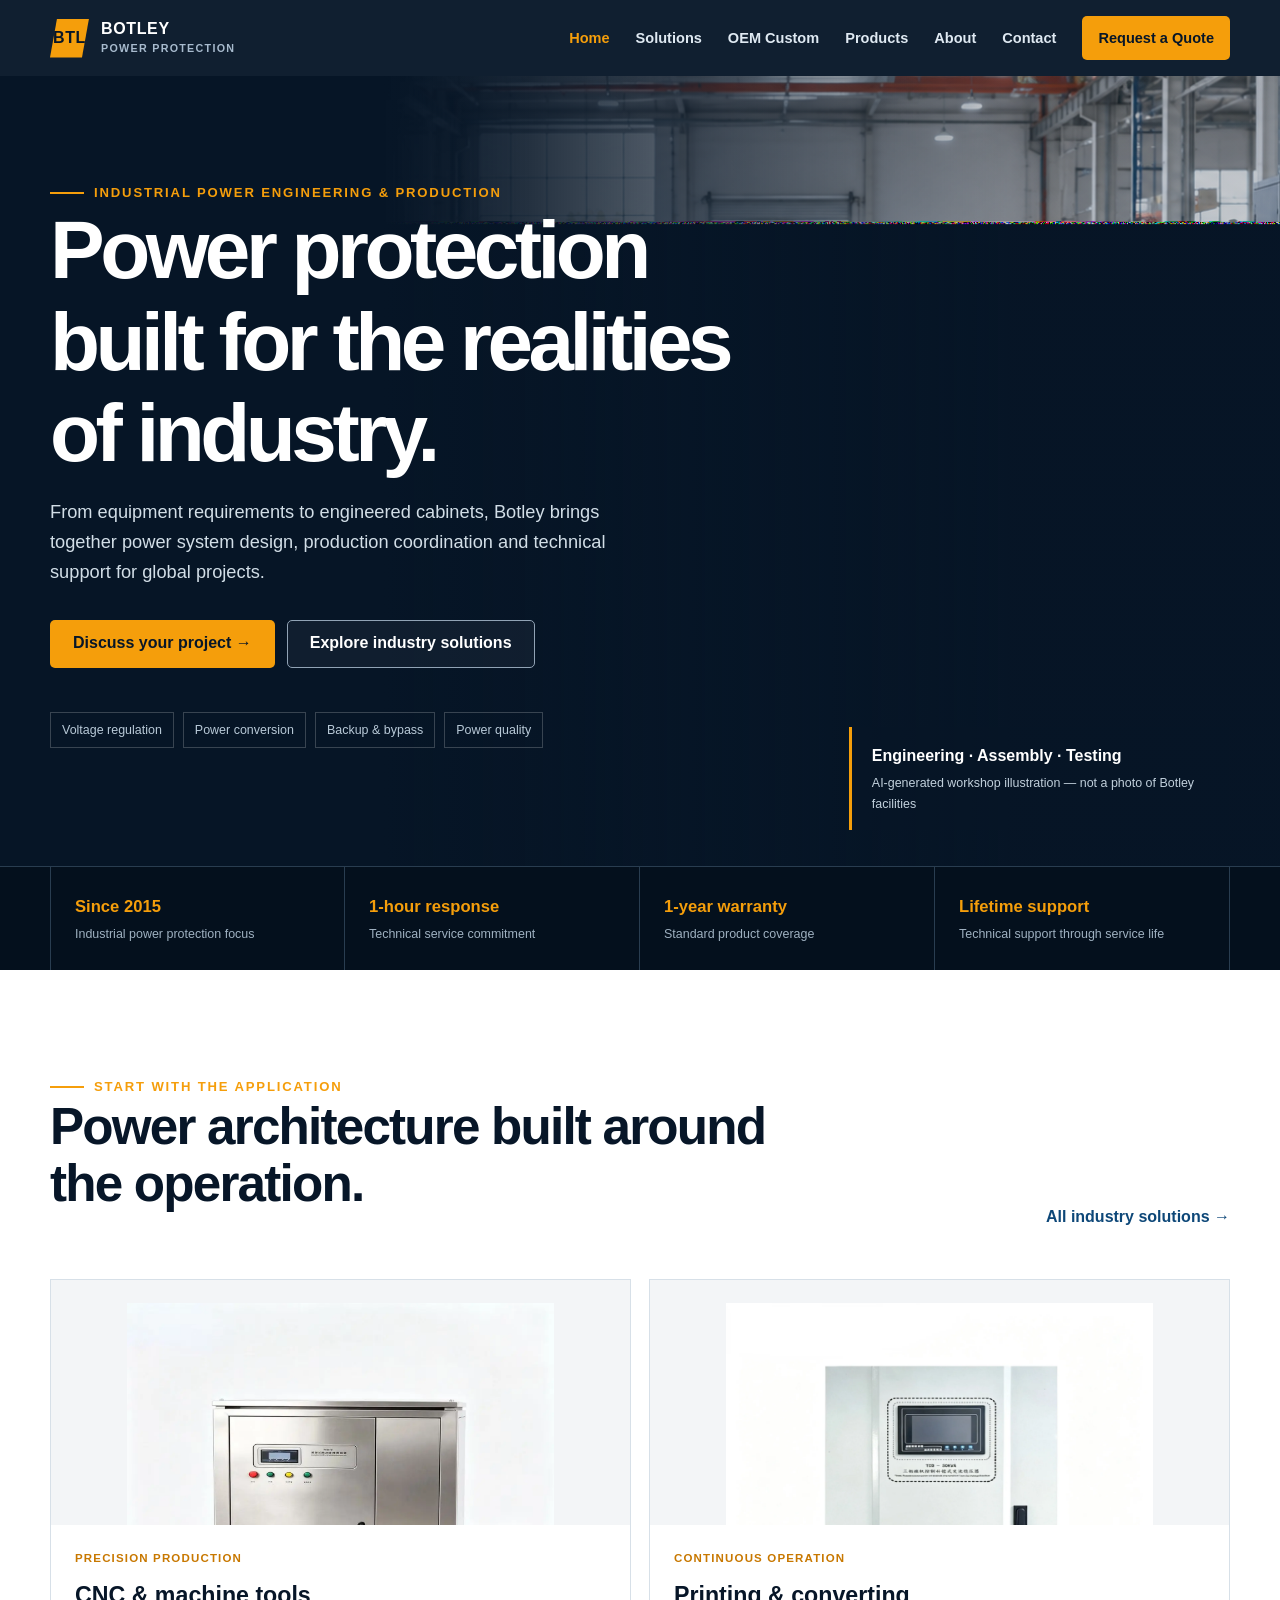
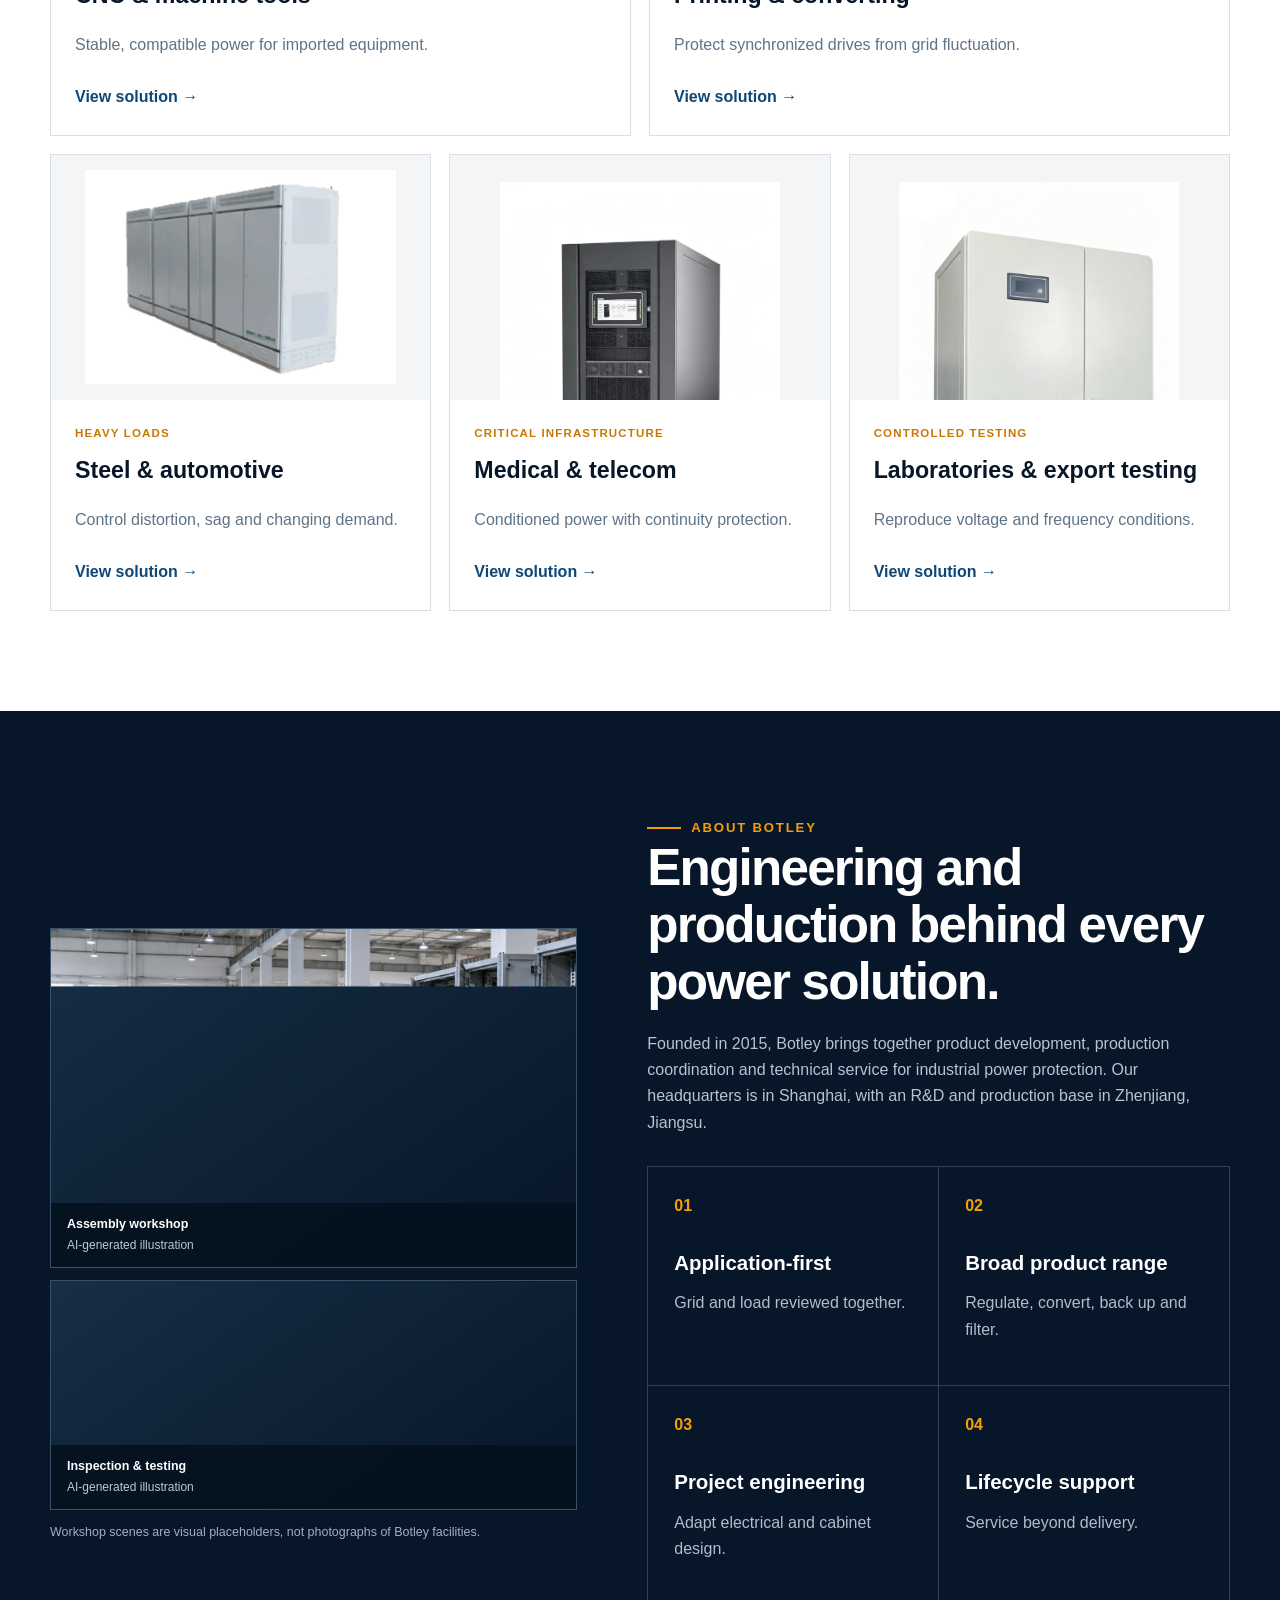
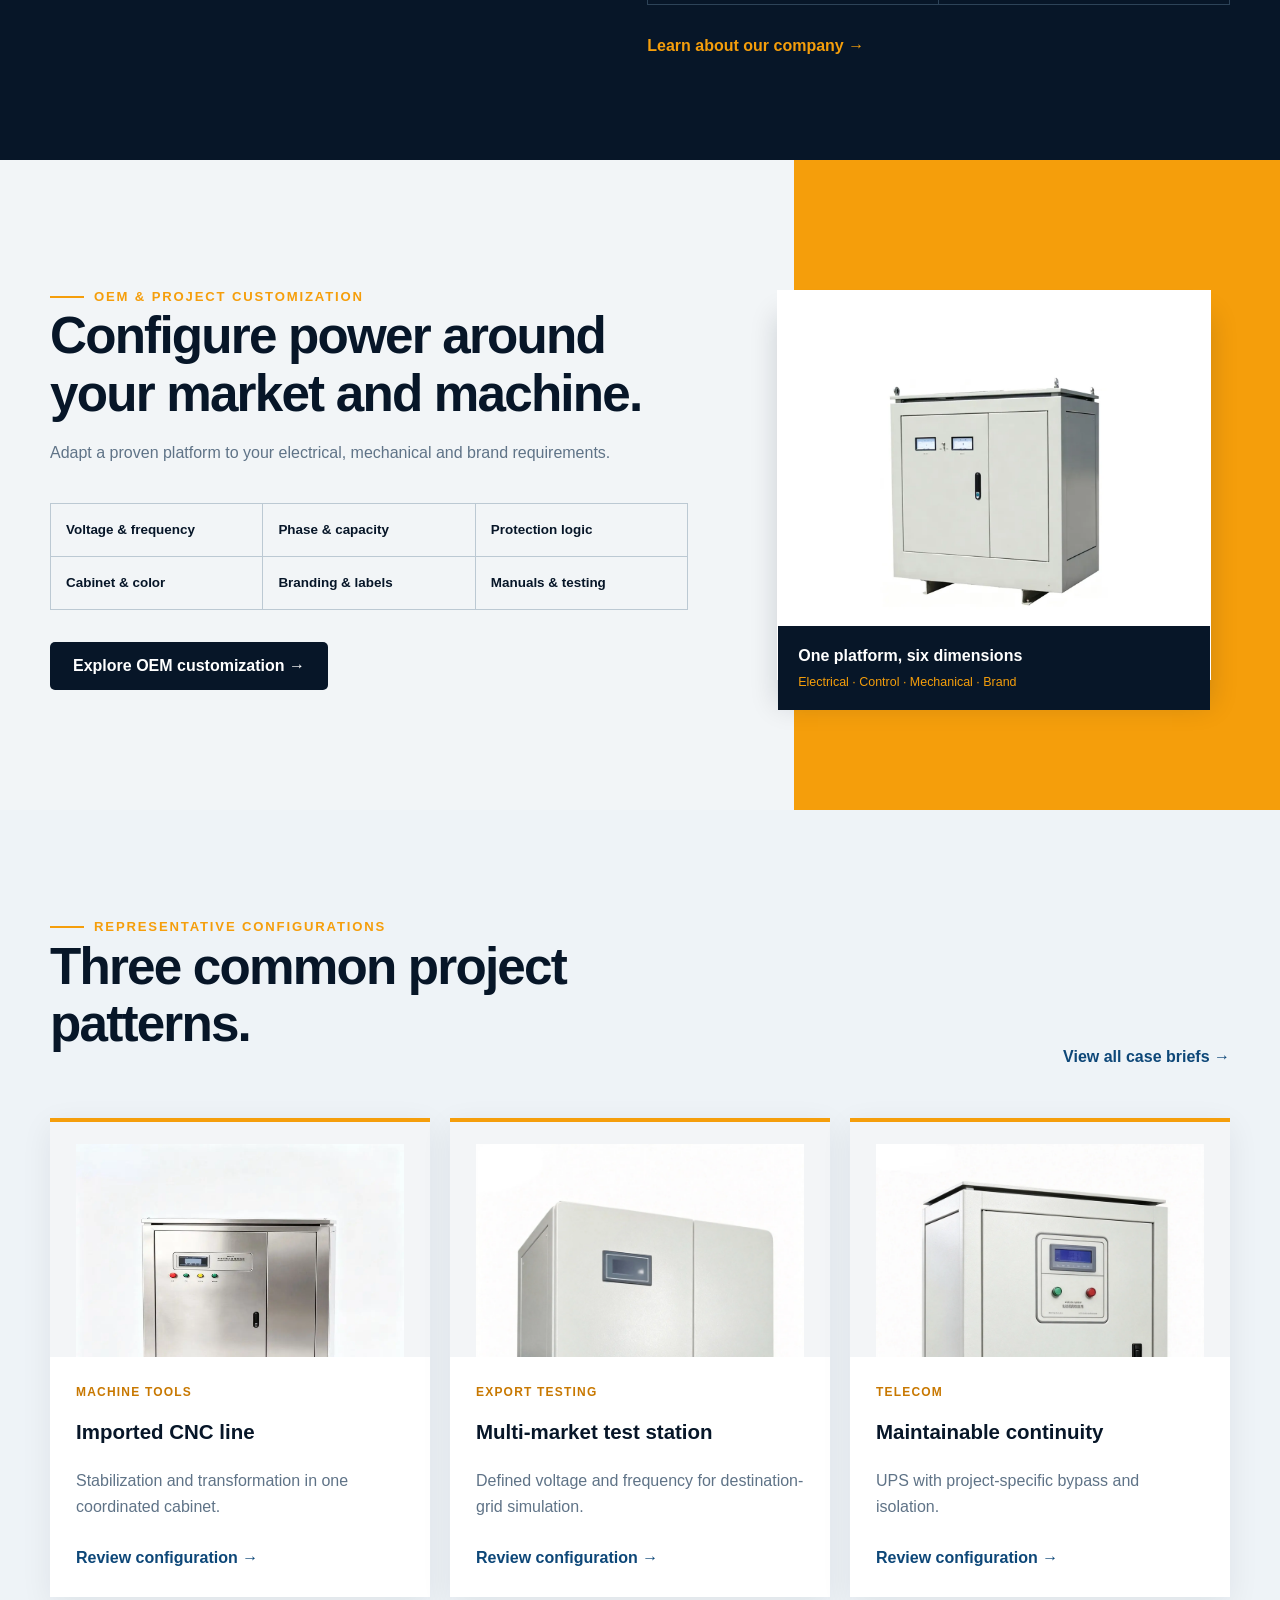
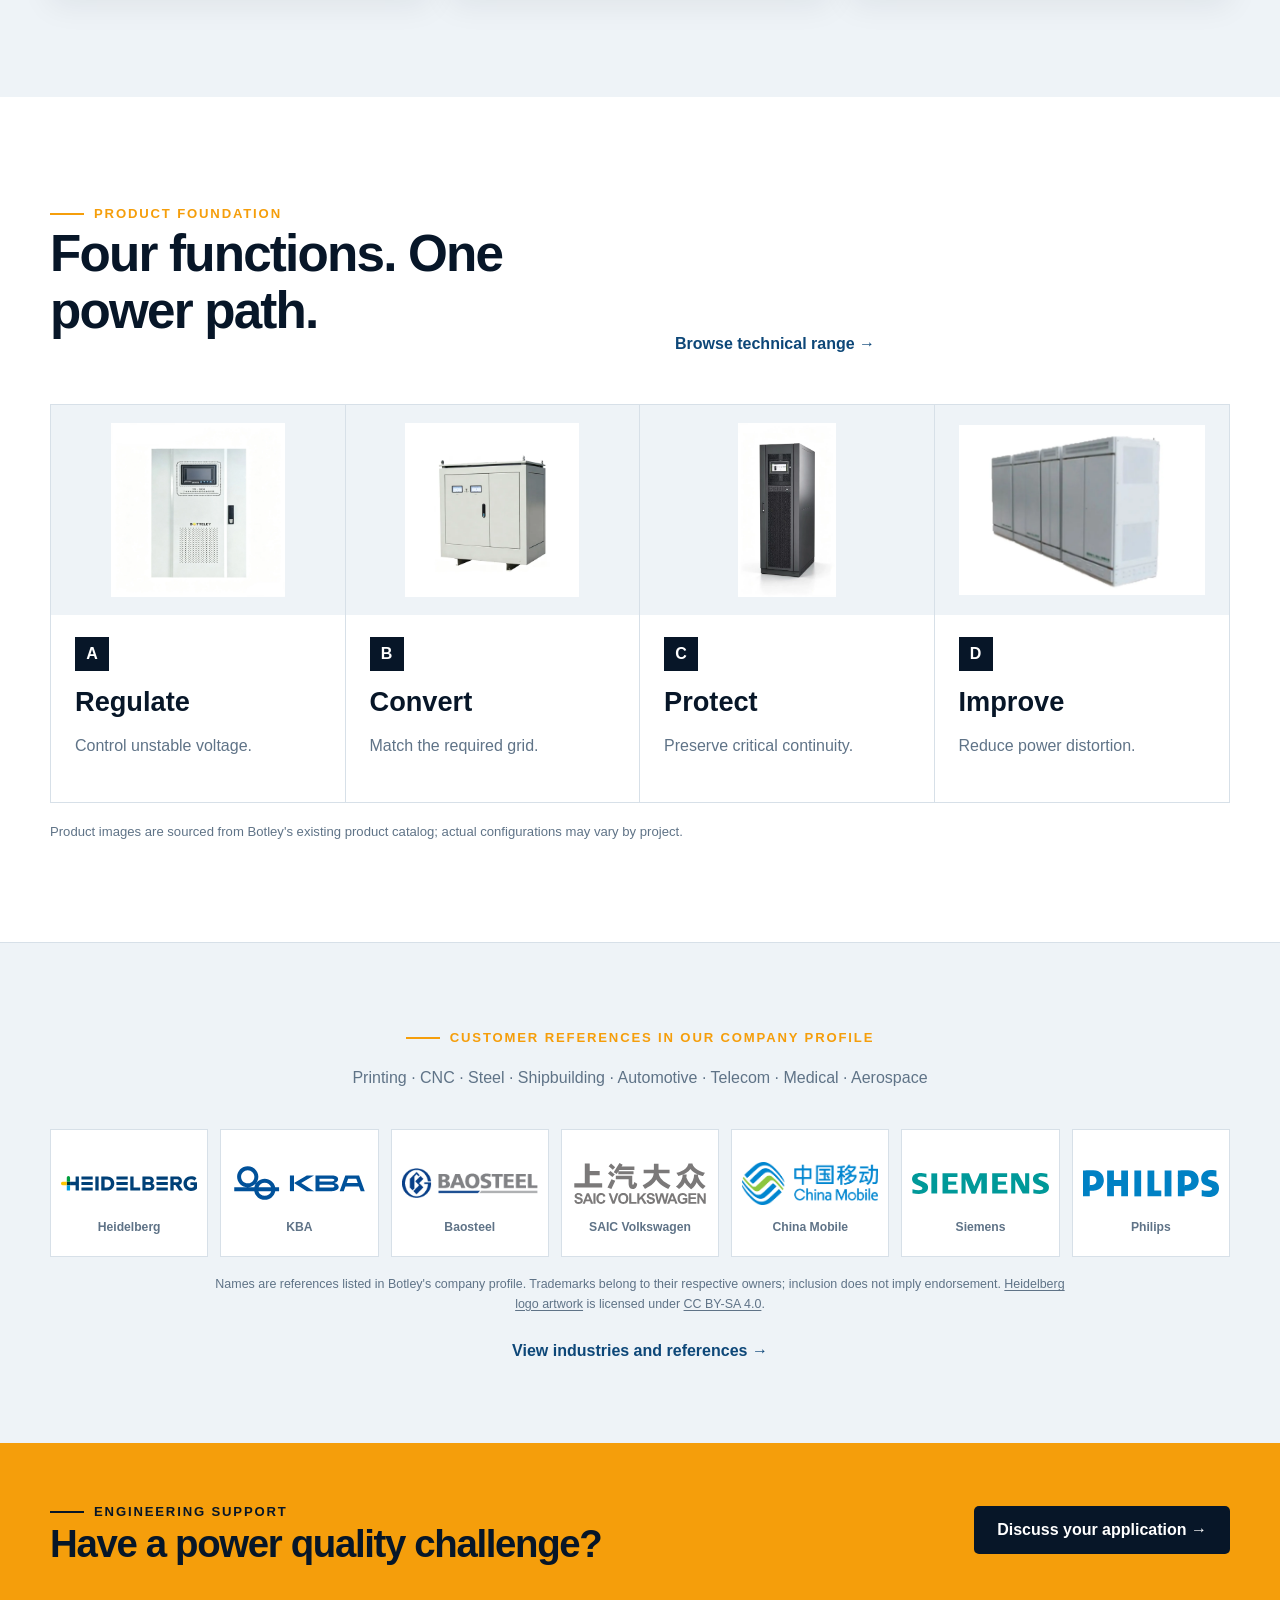
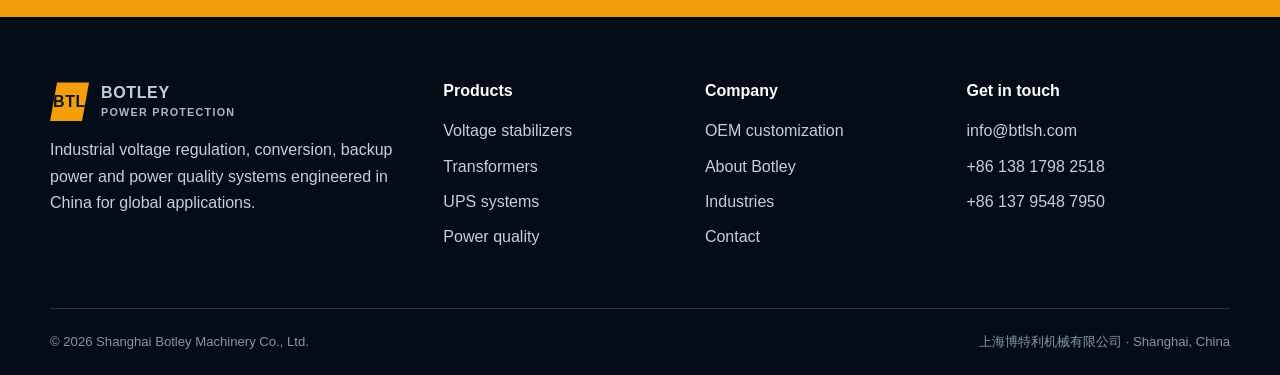
<file: index.html>
<!doctype html>
<html lang="en">
<head>
  <meta charset="utf-8"><meta name="viewport" content="width=device-width,initial-scale=1">
  <title>Industrial Power Solutions for Critical Operations | Botley</title>
  <meta name="description" content="Application-led industrial power solutions for machine tools, manufacturing, medical, telecom and test systems—with custom engineering from Botley.">
  <link rel="icon" type="image/svg+xml" href="data:image/svg+xml,%3Csvg xmlns='http://www.w3.org/2000/svg' viewBox='0 0 64 64'%3E%3Crect width='64' height='64' rx='8' fill='%23071628'/%3E%3Cpath d='M13 13h38L39 51H13z' fill='%23f59e0b'/%3E%3C/svg%3E">
  <link rel="stylesheet" href="assets/css/site.css">
</head>
<body data-page="home">
  <div data-site-header></div>
  <main id="main">
    <section class="solution-hero">
      <div class="container solution-hero-grid"><div class="solution-hero-copy"><span class="eyebrow">Industrial power engineering &amp; production</span><h1>Power protection built for the realities of industry.</h1><p>From equipment requirements to engineered cabinets, Botley brings together power system design, production coordination and technical support for global projects.</p><div class="actions"><a class="btn btn-primary" href="contact.html">Discuss your project →</a><a class="btn btn-secondary" href="solutions.html">Explore industry solutions</a></div><div class="solution-signals"><span>Voltage regulation</span><span>Power conversion</span><span>Backup &amp; bypass</span><span>Power quality</span></div></div></div>
      <figure class="solution-hero-scene"><img src="assets/images/web/factory-banner-illustration.png" alt="AI-generated illustration of an industrial power equipment assembly workshop"><figcaption><strong>Engineering · Assembly · Testing</strong><span>AI-generated workshop illustration — not a photo of Botley facilities</span></figcaption></figure>
    </section>

    <section class="proof-strip"><div class="container proof-strip-grid"><div><strong>Since 2015</strong><span>Industrial power protection focus</span></div><div><strong>1-hour response</strong><span>Technical service commitment</span></div><div><strong>1-year warranty</strong><span>Standard product coverage</span></div><div><strong>Lifetime support</strong><span>Technical support through service life</span></div></div></section>

    <section class="section home-solutions"><div class="container"><div class="section-head"><div><span class="eyebrow">Start with the application</span><h2>Power architecture built around the operation.</h2></div><a class="text-link" href="solutions.html">All industry solutions →</a></div><div class="solution-card-grid">
      <a class="solution-card solution-image-card" href="solutions.html"><figure><img src="assets/images/web/integrated-source.webp" alt="Integrated voltage stabilizer and transformer for machine tools" loading="lazy"></figure><div><span>Precision production</span><h3>CNC & machine tools</h3><p>Stable, compatible power for imported equipment.</p><b>View solution →</b></div></a>
      <a class="solution-card solution-image-card" href="solutions.html"><figure><img src="assets/images/web/stabilizer-source.webp" alt="Industrial voltage stabilizer for printing and converting lines" loading="lazy"></figure><div><span>Continuous operation</span><h3>Printing & converting</h3><p>Protect synchronized drives from grid fluctuation.</p><b>View solution →</b></div></a>
      <a class="solution-card solution-image-card" href="solutions.html"><figure><img src="assets/images/web/harmonic-source.webp" alt="Harmonic filtering equipment for heavy industrial loads" loading="lazy"></figure><div><span>Heavy loads</span><h3>Steel & automotive</h3><p>Control distortion, sag and changing demand.</p><b>View solution →</b></div></a>
      <a class="solution-card solution-image-card" href="solutions.html"><figure><img src="assets/images/web/ups-source.webp" alt="Industrial UPS for medical and telecom applications" loading="lazy"></figure><div><span>Critical infrastructure</span><h3>Medical & telecom</h3><p>Conditioned power with continuity protection.</p><b>View solution →</b></div></a>
      <a class="solution-card solution-image-card" href="solutions.html"><figure><img src="assets/images/web/frequency-source.webp" alt="Variable frequency power supply for test laboratories" loading="lazy"></figure><div><span>Controlled testing</span><h3>Laboratories & export testing</h3><p>Reproduce voltage and frequency conditions.</p><b>View solution →</b></div></a>
    </div></div></section>

    <section class="section section-dark advantage-section" id="advantages"><div class="container"><div class="advantage-layout"><div class="company-visual" aria-label="Illustrative production and testing scenes"><figure class="company-visual-main illustrative"><img src="assets/images/web/workshop-illustration.png" alt="AI-generated illustration of an industrial power cabinet assembly workshop" loading="lazy"><figcaption>Assembly workshop <span>AI-generated illustration</span></figcaption></figure><figure class="illustrative"><img src="assets/images/web/testing-illustration.png" alt="AI-generated illustration of electrical cabinet inspection and testing" loading="lazy"><figcaption>Inspection &amp; testing <span>AI-generated illustration</span></figcaption></figure><p class="company-image-note">Workshop scenes are visual placeholders, not photographs of Botley facilities.</p></div><div class="company-story"><span class="eyebrow">About Botley</span><h2>Engineering and production behind every power solution.</h2><p>Founded in 2015, Botley brings together product development, production coordination and technical service for industrial power protection. Our headquarters is in Shanghai, with an R&amp;D and production base in Zhenjiang, Jiangsu.</p><div class="advantage-grid">
      <article><span>01</span><h3>Application-first</h3><p>Grid and load reviewed together.</p></article><article><span>02</span><h3>Broad product range</h3><p>Regulate, convert, back up and filter.</p></article><article><span>03</span><h3>Project engineering</h3><p>Adapt electrical and cabinet design.</p></article><article><span>04</span><h3>Lifecycle support</h3><p>Service beyond delivery.</p></article>
    </div><a class="text-link company-link" href="about.html">Learn about our company →</a></div></div></div></section>

    <section class="section customization-showcase"><div class="container customization-grid"><div class="customization-copy"><span class="eyebrow">OEM & project customization</span><h2>Configure power around your market and machine.</h2><p>Adapt a proven platform to your electrical, mechanical and brand requirements.</p><div class="customization-list"><span>Voltage & frequency</span><span>Phase & capacity</span><span>Protection logic</span><span>Cabinet & color</span><span>Branding & labels</span><span>Manuals & testing</span></div><div class="actions"><a class="btn btn-dark" href="oem.html">Explore OEM customization →</a></div></div><figure class="customization-product"><img src="assets/images/web/transformer-source.webp" alt="Custom industrial transformer cabinet" loading="lazy"><figcaption><strong>One platform, six dimensions</strong><span>Electrical · Control · Mechanical · Brand</span></figcaption></figure></div></section>

    <section class="section section-soft"><div class="container"><div class="section-head"><div><span class="eyebrow">Representative configurations</span><h2>Three common project patterns.</h2></div><a class="text-link" href="solutions.html#case-briefs">View all case briefs →</a></div><div class="home-case-grid">
      <article><figure><img src="assets/images/web/integrated-source.webp" alt="Integrated stabilizer transformer configuration for CNC equipment" loading="lazy"></figure><div><span>Machine tools</span><h3>Imported CNC line</h3><p>Stabilization and transformation in one coordinated cabinet.</p><a href="product.html?product=stabilizer-transformer">Review configuration →</a></div></article><article><figure><img src="assets/images/web/frequency-source.webp" alt="Frequency converter configuration for export equipment testing" loading="lazy"></figure><div><span>Export testing</span><h3>Multi-market test station</h3><p>Defined voltage and frequency for destination-grid simulation.</p><a href="product.html?product=frequency-converters">Review configuration →</a></div></article><article><figure><img src="assets/images/web/bypass-source.webp" alt="Maintenance bypass cabinet for critical telecom loads" loading="lazy"></figure><div><span>Telecom</span><h3>Maintainable continuity</h3><p>UPS with project-specific bypass and isolation.</p><a href="product.html?product=plg-bypass-cabinets">Review configuration →</a></div></article>
    </div></div></section>

    <section class="section product-foundation"><div class="container"><div class="product-foundation-head"><div><span class="eyebrow">Product foundation</span><h2>Four functions. One power path.</h2></div><a class="text-link" href="products.html">Browse technical range →</a></div><div class="function-grid"><a href="products.html"><figure><img src="assets/images/web/stabilizer-source.webp" alt="Voltage stabilizer" loading="lazy"></figure><span>A</span><h3>Regulate</h3><p>Control unstable voltage.</p></a><a href="products.html"><figure><img src="assets/images/web/transformer-source.webp" alt="Industrial transformer" loading="lazy"></figure><span>B</span><h3>Convert</h3><p>Match the required grid.</p></a><a href="products.html"><figure><img src="assets/images/web/ups-source.webp" alt="Uninterruptible power supply" loading="lazy"></figure><span>C</span><h3>Protect</h3><p>Preserve critical continuity.</p></a><a href="products.html"><figure><img src="assets/images/web/harmonic-source.webp" alt="Harmonic filter" loading="lazy"></figure><span>D</span><h3>Improve</h3><p>Reduce power distortion.</p></a></div><p class="image-source-note">Product images are sourced from Botley's existing product catalog; actual configurations may vary by project.</p></div></section>

    <section class="customer-band"><div class="container"><span class="eyebrow">Customer references in our company profile</span><p>Printing · CNC · Steel · Shipbuilding · Automotive · Telecom · Medical · Aerospace</p><ul class="customer-logo-grid" aria-label="Customer references">
      <li><img src="assets/images/logos/heidelberg.svg" alt="Heidelberg logo" loading="lazy"><span>Heidelberg</span></li>
      <li><img src="assets/images/logos/kba.svg" alt="KBA logo" loading="lazy"><span>KBA</span></li>
      <li><img src="assets/images/logos/baosteel.gif" alt="Baosteel logo" loading="lazy"><span>Baosteel</span></li>
      <li><img src="assets/images/logos/saic-volkswagen.svg" alt="SAIC Volkswagen logo" loading="lazy"><span>SAIC Volkswagen</span></li>
      <li><img src="assets/images/logos/china-mobile.png" alt="China Mobile logo" loading="lazy"><span>China Mobile</span></li>
      <li><img src="assets/images/logos/siemens.svg" alt="Siemens logo" loading="lazy"><span>Siemens</span></li>
      <li><img src="assets/images/logos/philips.svg" alt="Philips logo" loading="lazy"><span>Philips</span></li>
    </ul><p class="customer-logo-note">Names are references listed in Botley's company profile. Trademarks belong to their respective owners; inclusion does not imply endorsement. <a href="https://commons.wikimedia.org/wiki/File:Heidelberger-Druckmaschinen.svg" target="_blank" rel="noopener noreferrer">Heidelberg logo artwork</a> is licensed under <a href="https://creativecommons.org/licenses/by-sa/4.0/" target="_blank" rel="noopener noreferrer">CC BY-SA 4.0</a>.</p><a href="solutions.html" class="text-link">View industries and references →</a></div></section>
  </main>
  <div data-site-footer></div>
  <script src="assets/js/data.js"></script><script src="assets/js/site.js"></script>
</body>
</html>
</file>
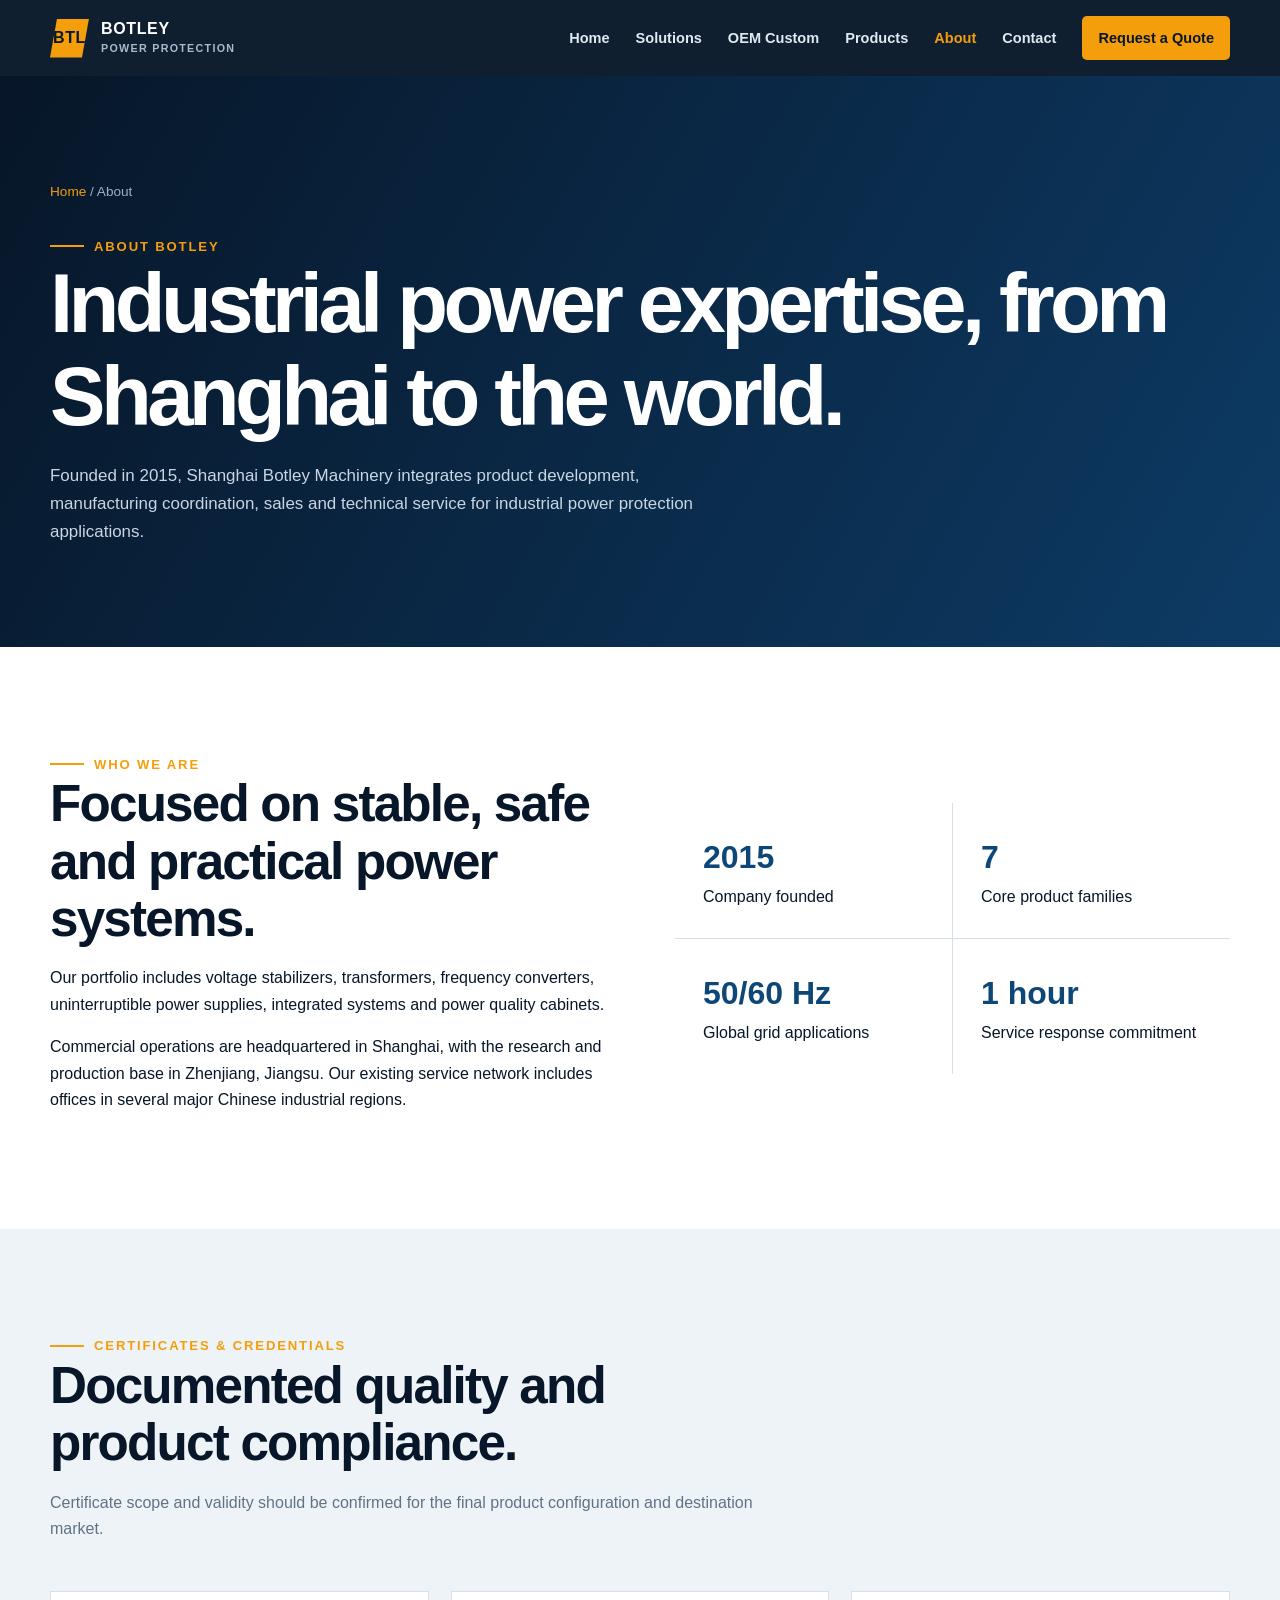
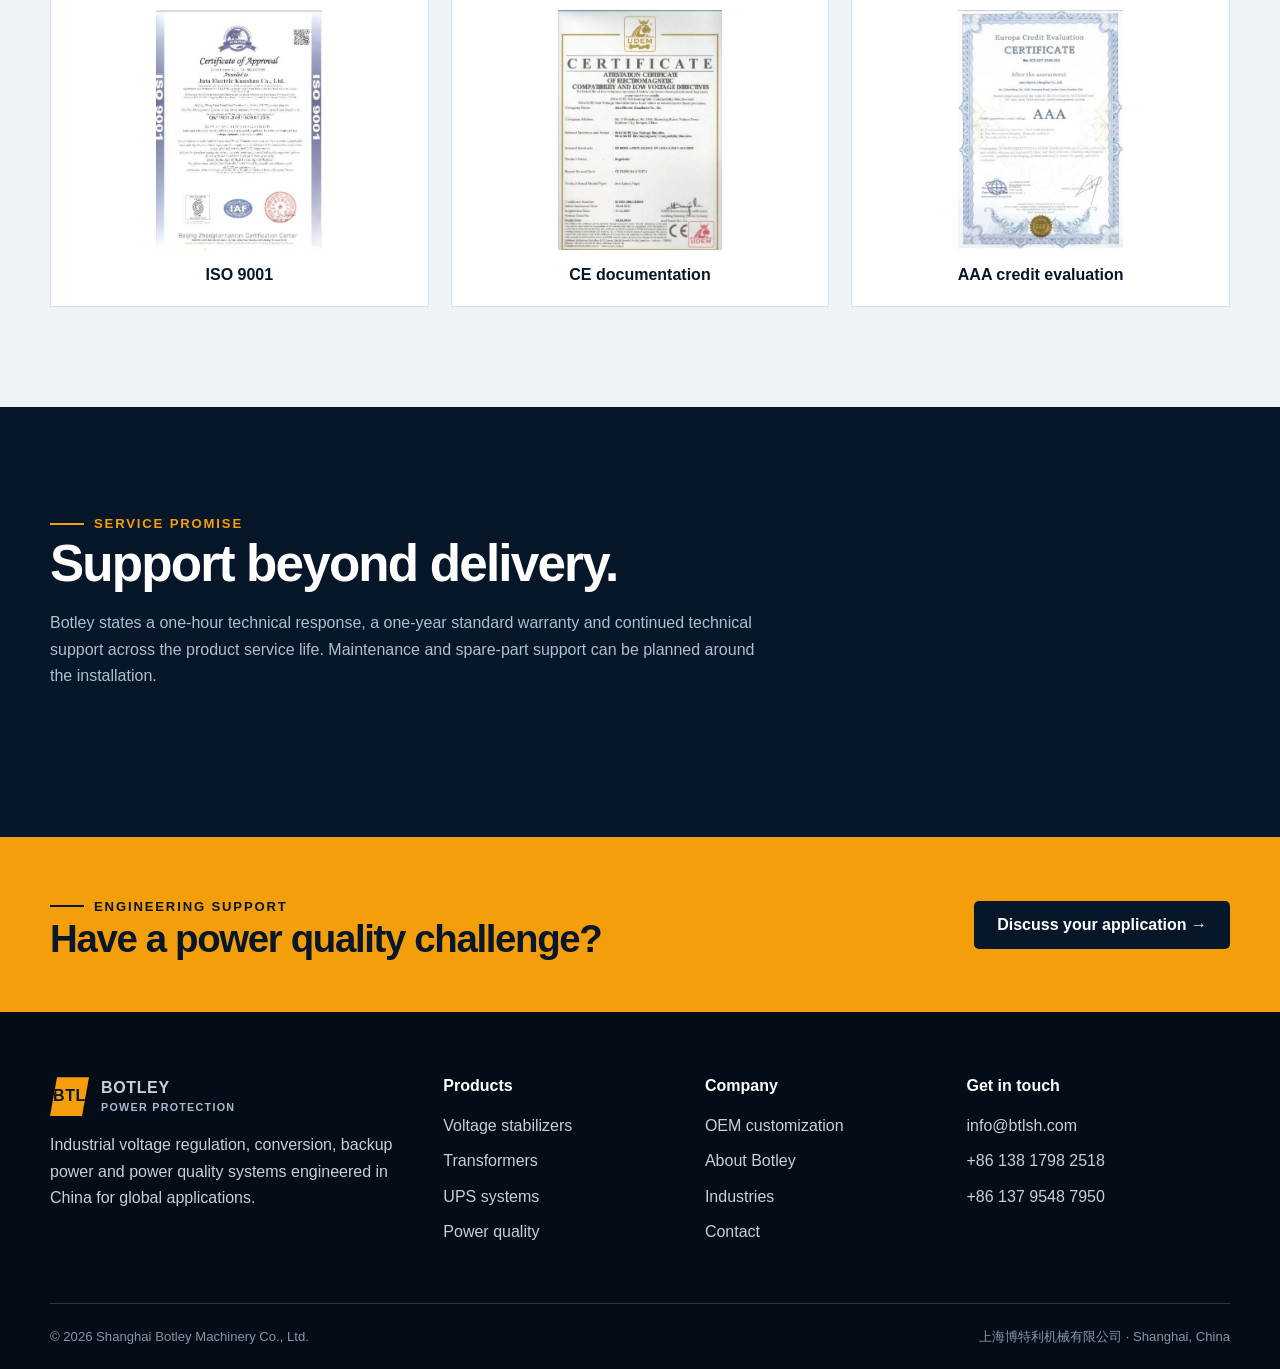
<file: about.html>
<!doctype html><html lang="en"><head><meta charset="utf-8"><meta name="viewport" content="width=device-width,initial-scale=1"><title>About Shanghai Botley Machinery | Botley</title><meta name="description" content="Shanghai Botley Machinery develops and supplies industrial power protection products from China for domestic and global applications."><link rel="icon" type="image/svg+xml" href="data:image/svg+xml,%3Csvg xmlns='http://www.w3.org/2000/svg' viewBox='0 0 64 64'%3E%3Crect width='64' height='64' rx='8' fill='%23071628'/%3E%3Cpath d='M13 13h38L39 51H13z' fill='%23f59e0b'/%3E%3C/svg%3E"><link rel="stylesheet" href="assets/css/site.css"></head><body data-page="about"><div data-site-header></div><main id="main"><section class="page-hero"><div class="container"><div class="breadcrumb"><a href="index.html">Home</a> / About</div><span class="eyebrow">About Botley</span><h1>Industrial power expertise, from Shanghai to the world.</h1><p>Founded in 2015, Shanghai Botley Machinery integrates product development, manufacturing coordination, sales and technical service for industrial power protection applications.</p></div></section><section class="section"><div class="container split"><div><span class="eyebrow">Who we are</span><h2>Focused on stable, safe and practical power systems.</h2><p>Our portfolio includes voltage stabilizers, transformers, frequency converters, uninterruptible power supplies, integrated systems and power quality cabinets.</p><p>Commercial operations are headquartered in Shanghai, with the research and production base in Zhenjiang, Jiangsu. Our existing service network includes offices in several major Chinese industrial regions.</p></div><div class="stats"><div class="stat"><strong>2015</strong><span>Company founded</span></div><div class="stat"><strong>7</strong><span>Core product families</span></div><div class="stat"><strong>50/60 Hz</strong><span>Global grid applications</span></div><div class="stat"><strong>1 hour</strong><span>Service response commitment</span></div></div></div></section><section class="section section-soft"><div class="container"><div class="section-head"><div><span class="eyebrow">Certificates & credentials</span><h2>Documented quality and product compliance.</h2><p>Certificate scope and validity should be confirmed for the final product configuration and destination market.</p></div></div><div class="cert-grid"><article class="cert-card"><img src="assets/images/web/certificate-iso.webp" alt="ISO 9001 certificate from company profile"><span>ISO 9001</span></article><article class="cert-card"><img src="assets/images/web/certificate-ce.webp" alt="CE certificate from company profile"><span>CE documentation</span></article><article class="cert-card"><img src="assets/images/web/certificate-aaa.webp" alt="AAA credit evaluation certificate from company profile"><span>AAA credit evaluation</span></article></div></div></section><section class="section section-dark"><div class="container"><div class="section-head"><div><span class="eyebrow">Service promise</span><h2>Support beyond delivery.</h2><p>Botley states a one-hour technical response, a one-year standard warranty and continued technical support across the product service life. Maintenance and spare-part support can be planned around the installation.</p></div></div></div></section></main><div data-site-footer></div><script src="assets/js/data.js"></script><script src="assets/js/site.js"></script></body></html>
</file>
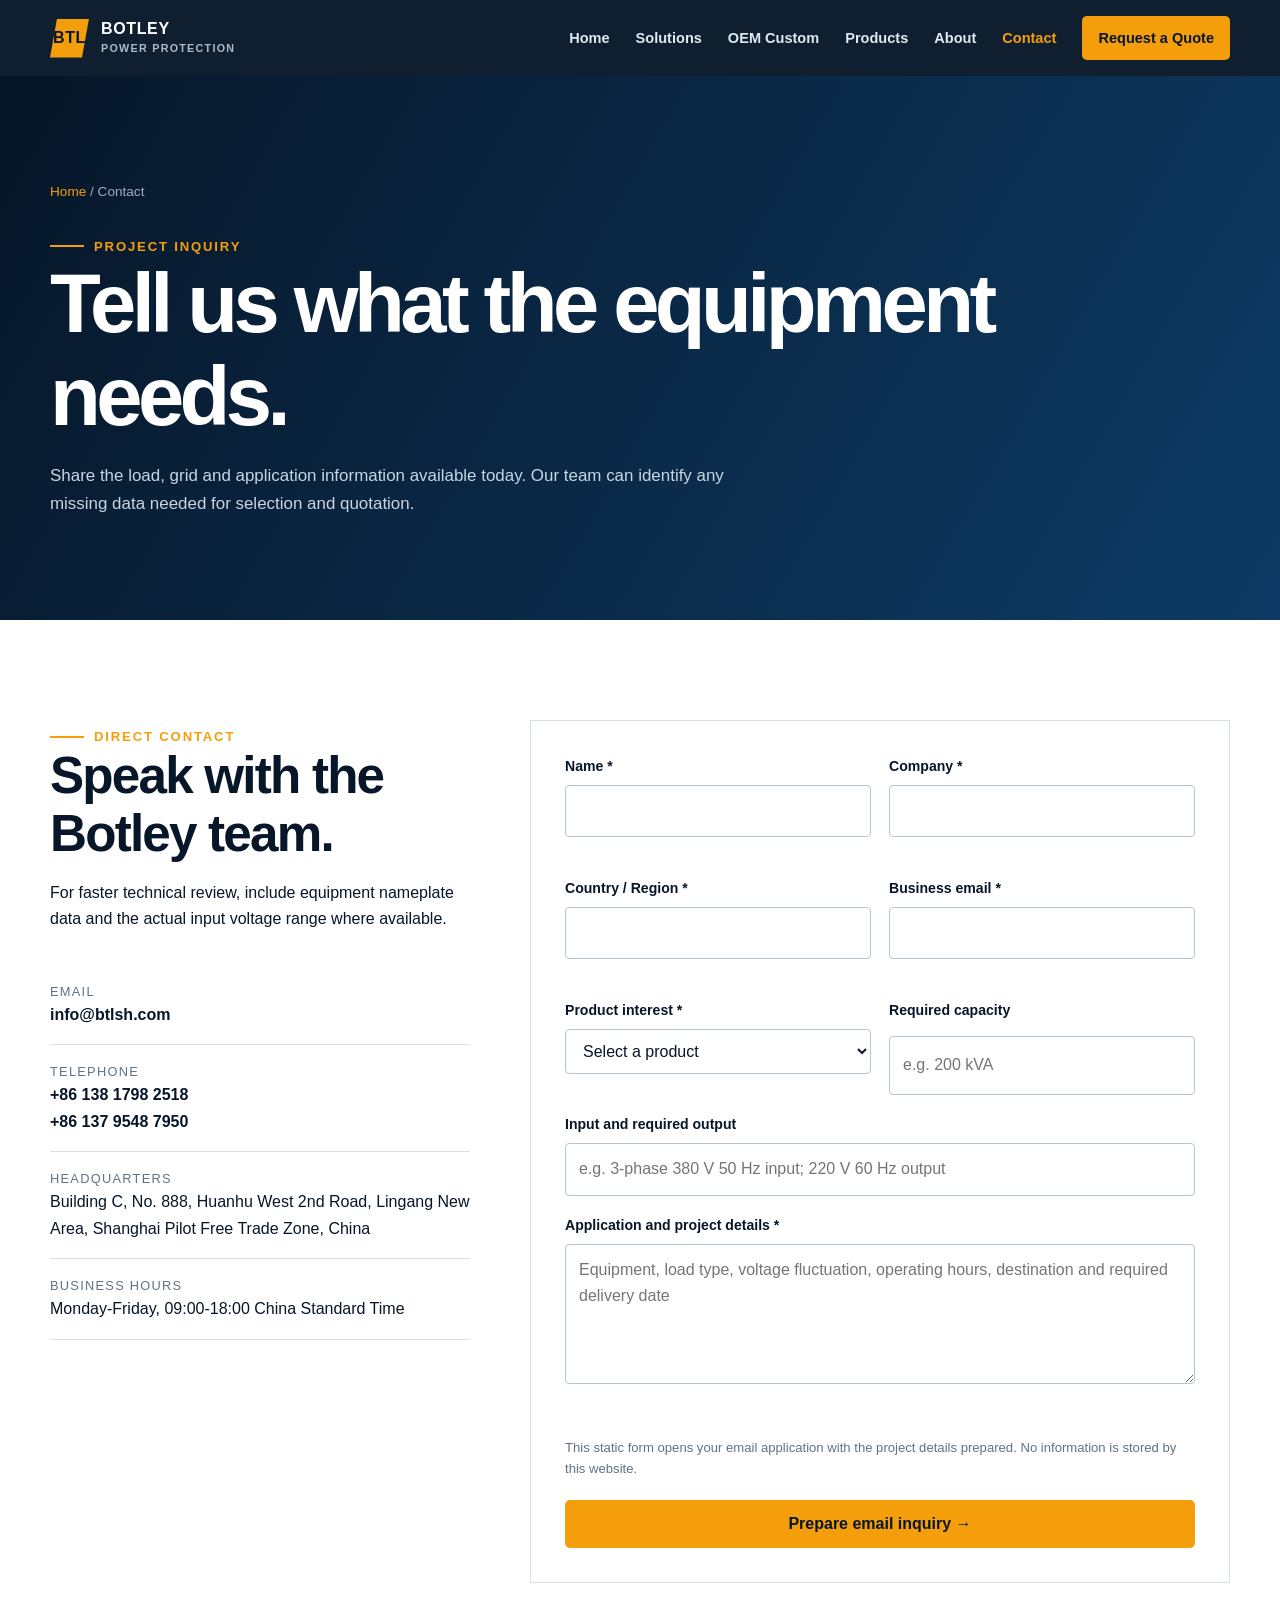
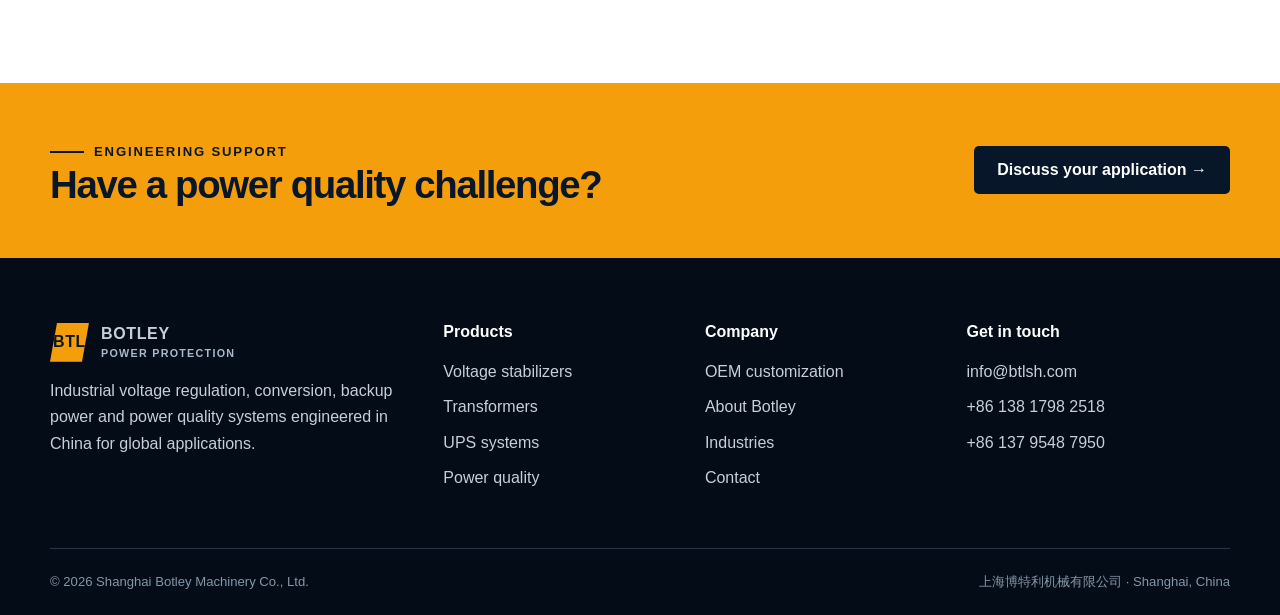
<file: contact.html>
<!doctype html><html lang="en"><head><meta charset="utf-8"><meta name="viewport" content="width=device-width,initial-scale=1"><title>Request a Quote | Botley Power Protection</title><meta name="description" content="Send your load, voltage, frequency and project requirements to Shanghai Botley Machinery for product selection and quotation."><link rel="icon" type="image/svg+xml" href="data:image/svg+xml,%3Csvg xmlns='http://www.w3.org/2000/svg' viewBox='0 0 64 64'%3E%3Crect width='64' height='64' rx='8' fill='%23071628'/%3E%3Cpath d='M13 13h38L39 51H13z' fill='%23f59e0b'/%3E%3C/svg%3E"><link rel="stylesheet" href="assets/css/site.css"></head><body data-page="contact"><div data-site-header></div><main id="main"><section class="page-hero"><div class="container"><div class="breadcrumb"><a href="index.html">Home</a> / Contact</div><span class="eyebrow">Project inquiry</span><h1>Tell us what the equipment needs.</h1><p>Share the load, grid and application information available today. Our team can identify any missing data needed for selection and quotation.</p></div></section><section class="section"><div class="container contact-grid"><aside><span class="eyebrow">Direct contact</span><h2>Speak with the Botley team.</h2><p>For faster technical review, include equipment nameplate data and the actual input voltage range where available.</p><ul class="contact-list"><li><span>Email</span><a href="mailto:info@btlsh.com">info@btlsh.com</a></li><li><span>Telephone</span><a href="tel:+8613817982518">+86 138 1798 2518</a><br><a href="tel:+8613795487950">+86 137 9548 7950</a></li><li><span>Headquarters</span>Building C, No. 888, Huanhu West 2nd Road, Lingang New Area, Shanghai Pilot Free Trade Zone, China</li><li><span>Business hours</span>Monday-Friday, 09:00-18:00 China Standard Time</li></ul></aside><div class="panel"><form data-inquiry-form novalidate><div class="form-grid"><div class="form-field"><label for="name">Name *</label><input id="name" name="name" autocomplete="name" required><span class="form-error"></span></div><div class="form-field"><label for="company">Company *</label><input id="company" name="company" autocomplete="organization" required><span class="form-error"></span></div><div class="form-field"><label for="country">Country / Region *</label><input id="country" name="country" autocomplete="country-name" required><span class="form-error"></span></div><div class="form-field"><label for="email">Business email *</label><input id="email" type="email" name="email" autocomplete="email" required><span class="form-error"></span></div><div class="form-field"><label for="product">Product interest *</label><select id="product" name="product" required><option value="">Select a product</option><option value="Complete power solution">Complete power solution</option></select><span class="form-error"></span></div><div class="form-field"><label for="capacity">Required capacity</label><input id="capacity" name="capacity" placeholder="e.g. 200 kVA"></div><div class="form-field full"><label for="power">Input and required output</label><input id="power" name="power" placeholder="e.g. 3-phase 380 V 50 Hz input; 220 V 60 Hz output"></div><div class="form-field full"><label for="message">Application and project details *</label><textarea id="message" name="message" required placeholder="Equipment, load type, voltage fluctuation, operating hours, destination and required delivery date"></textarea><span class="form-error"></span></div><div class="form-field full"><p class="form-note">This static form opens your email application with the project details prepared. No information is stored by this website.</p><button class="btn btn-primary" type="submit">Prepare email inquiry →</button></div></div></form></div></div></section></main><div data-site-footer></div><script src="assets/js/data.js"></script><script src="assets/js/site.js"></script></body></html>
</file>
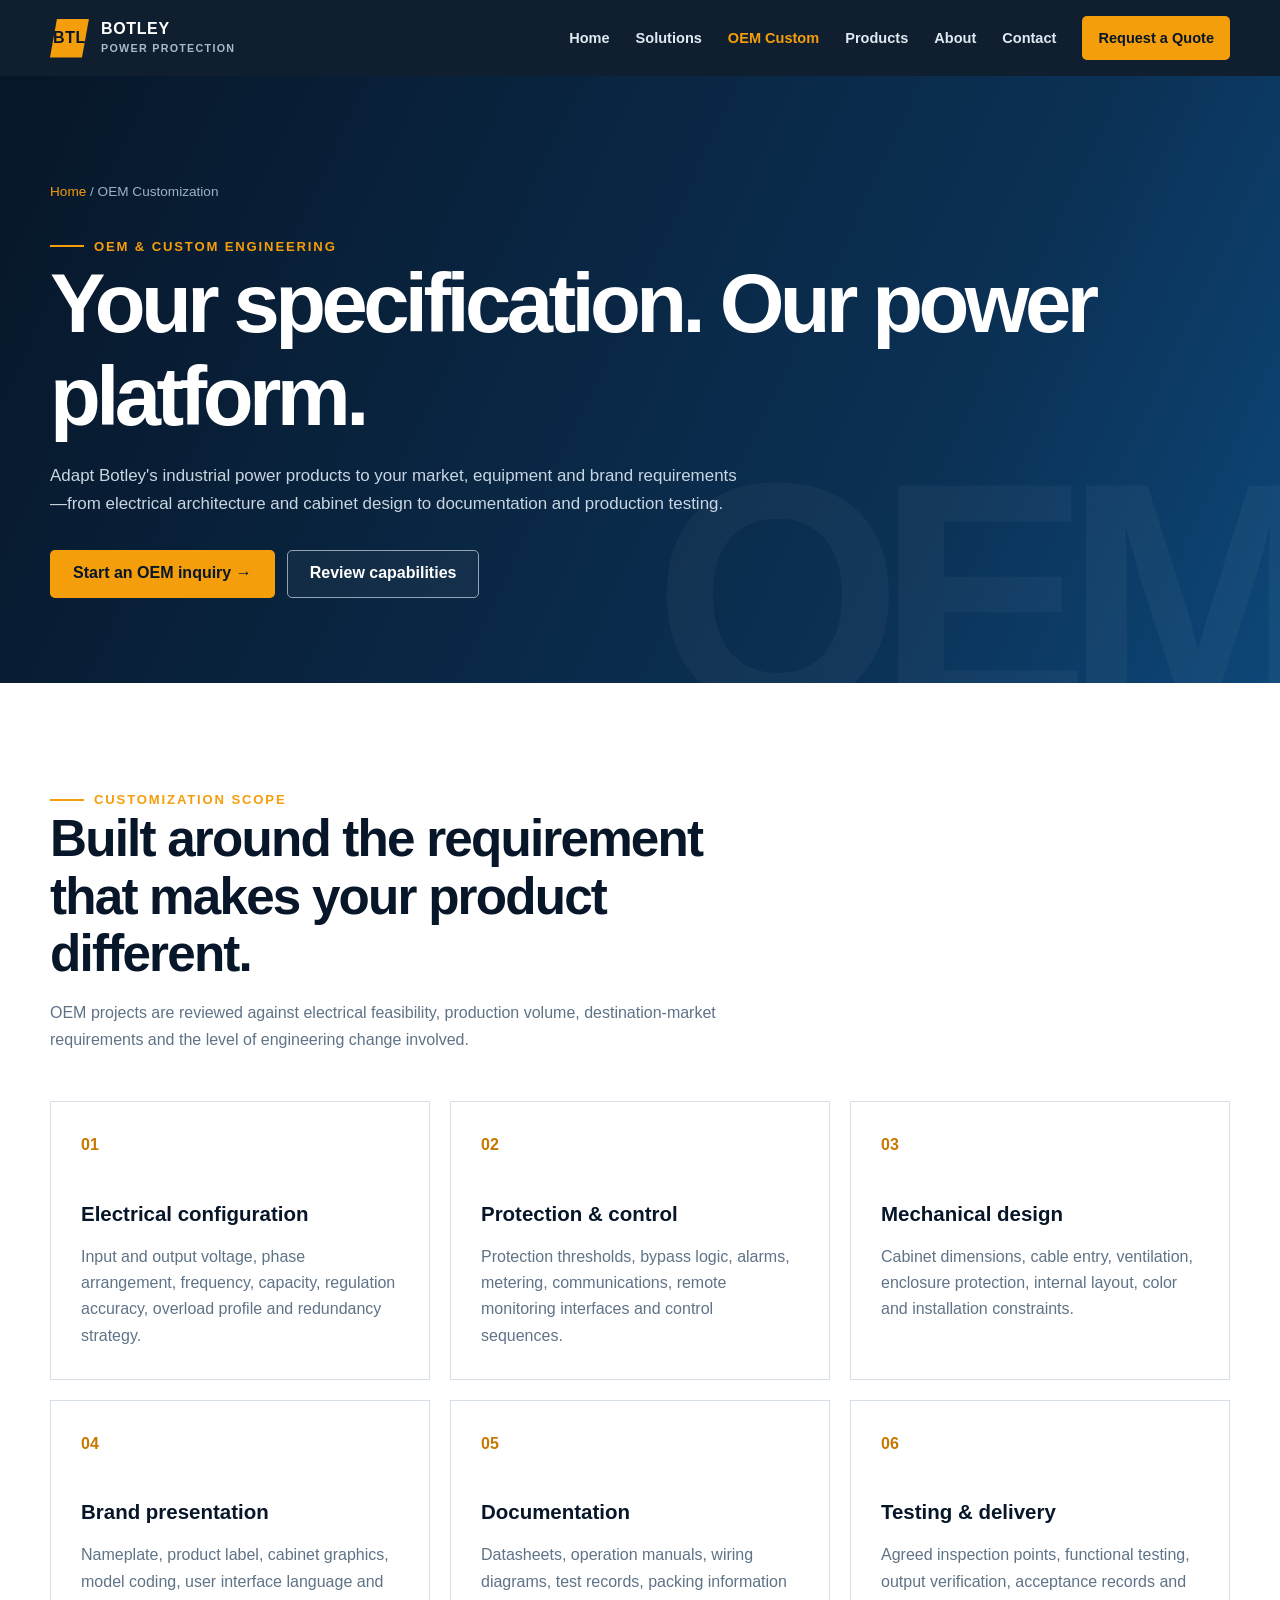
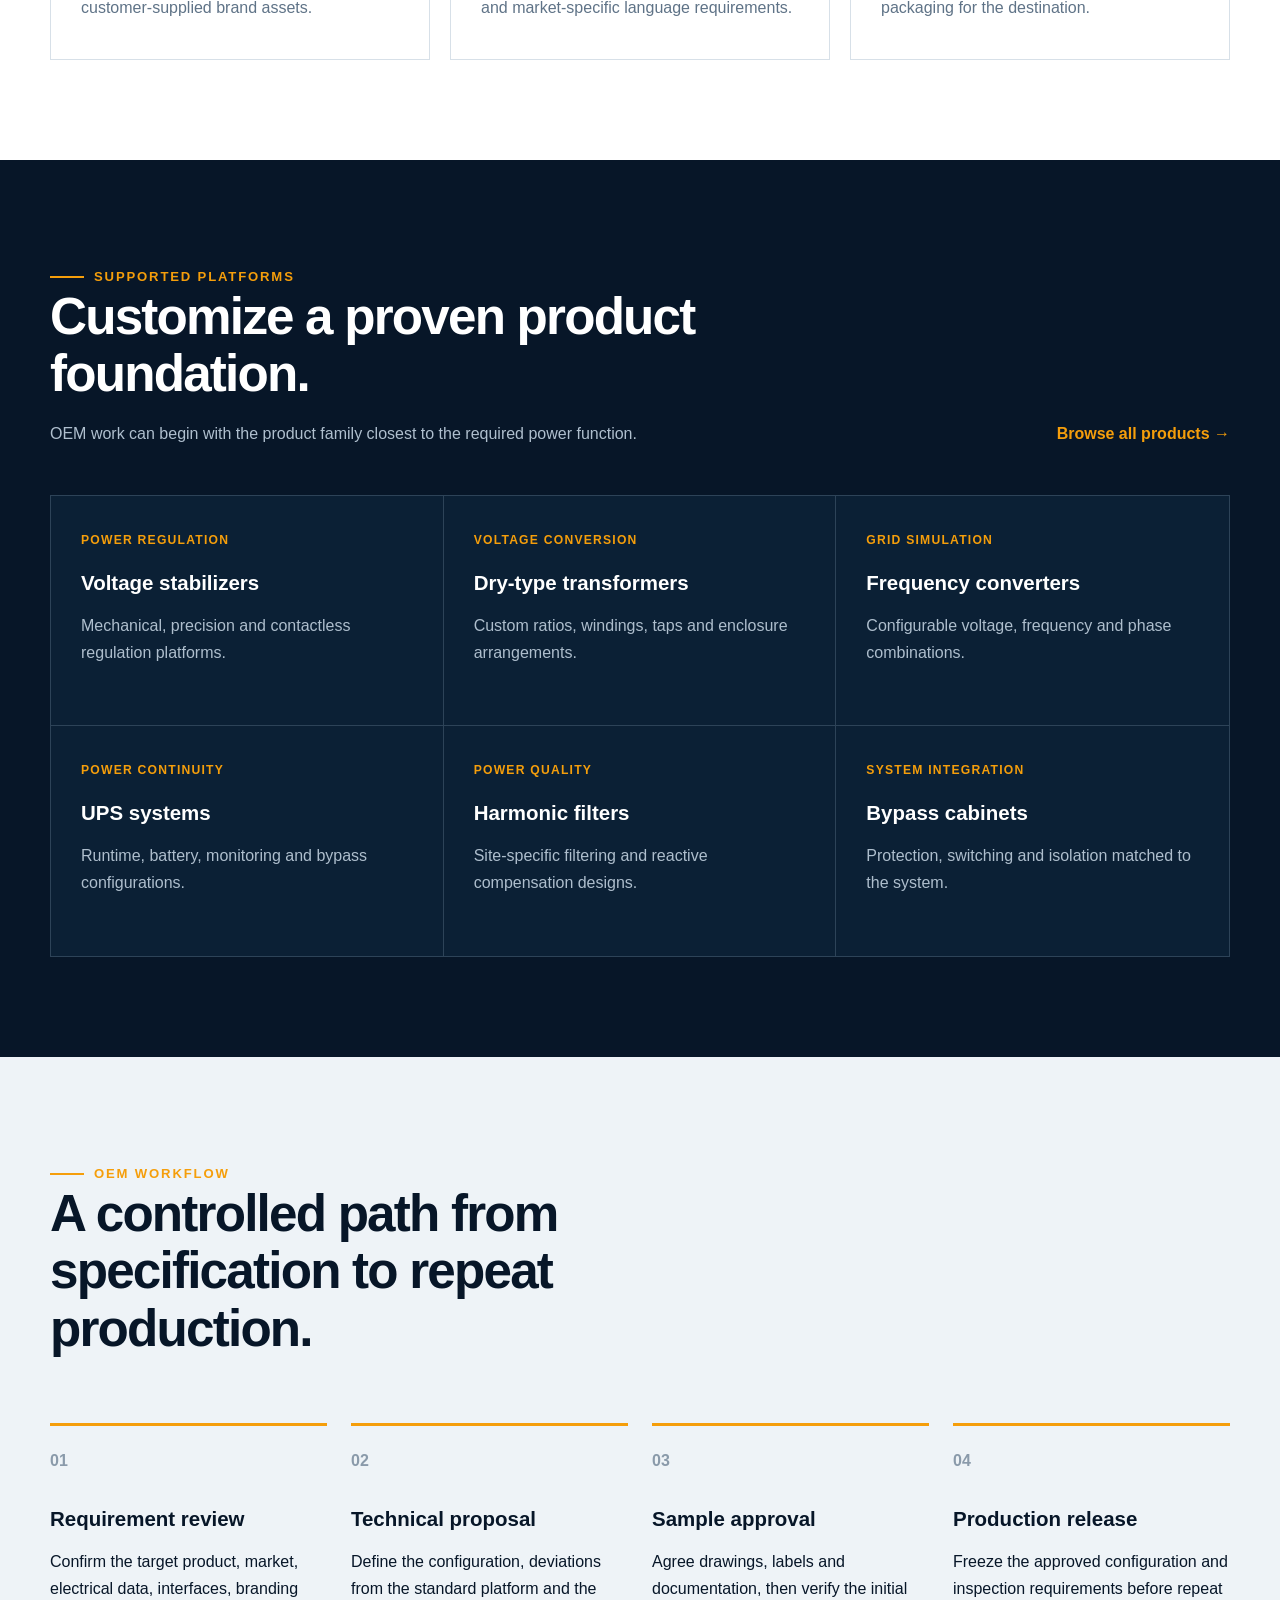
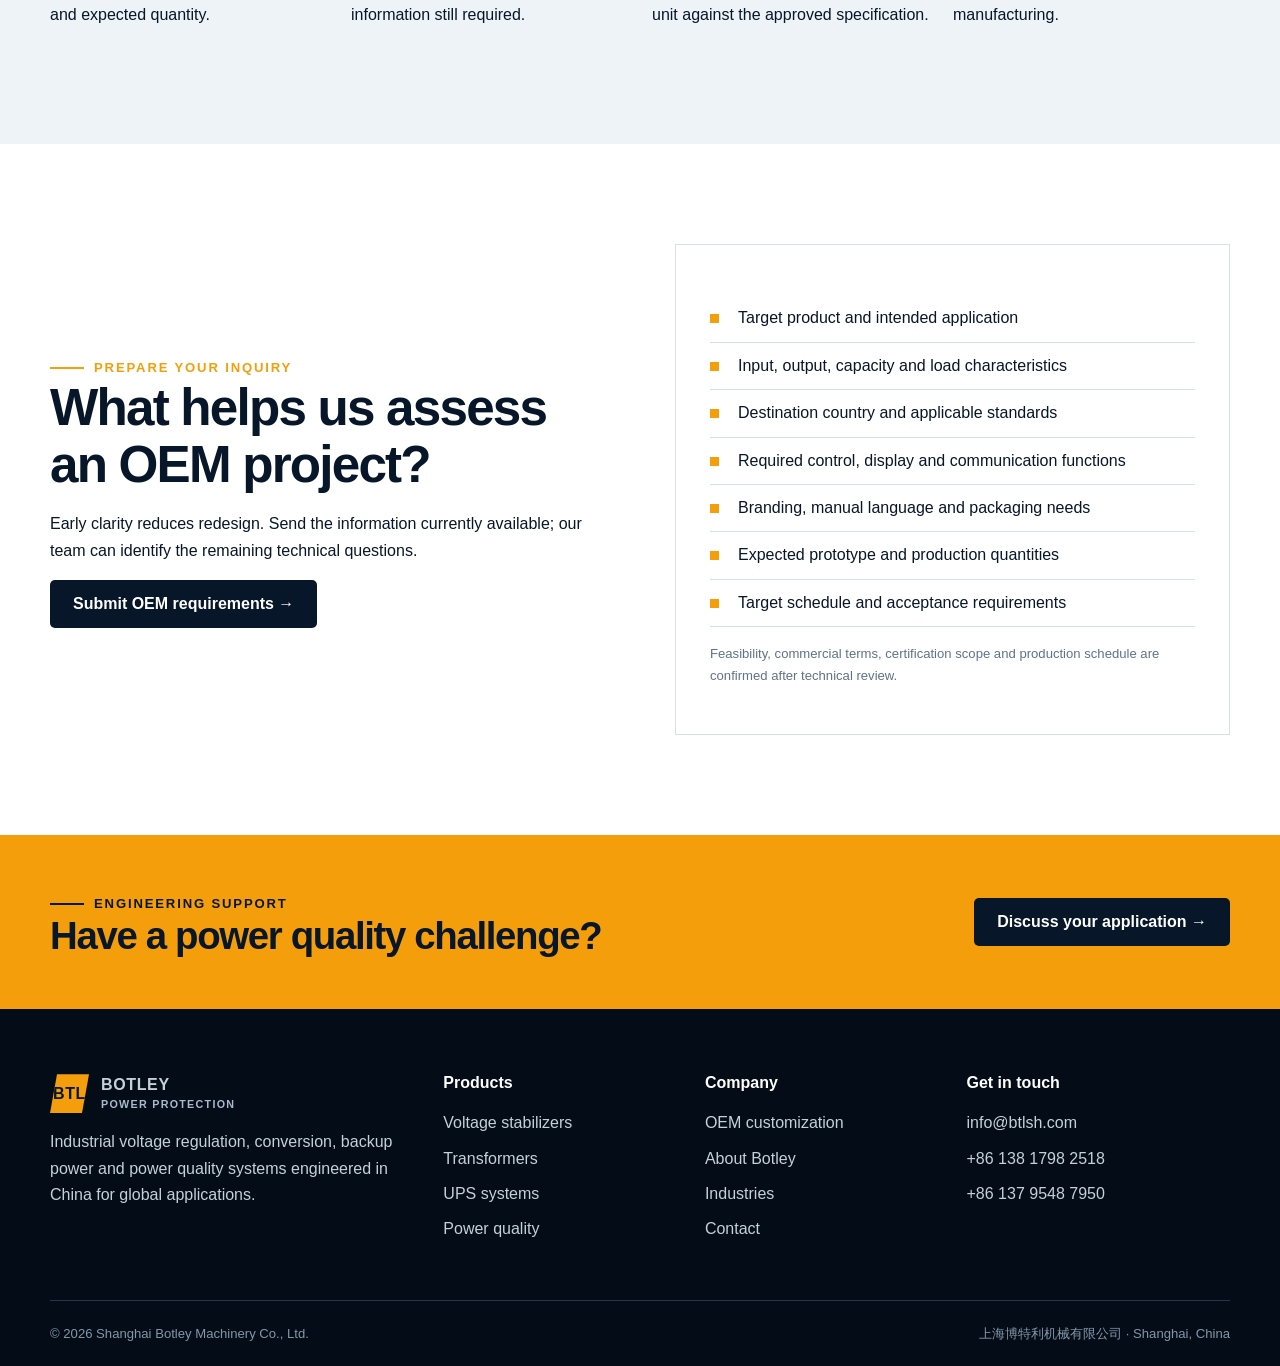
<file: oem.html>
<!doctype html>
<html lang="en">
<head>
  <meta charset="utf-8"><meta name="viewport" content="width=device-width,initial-scale=1">
  <title>OEM Power Equipment Customization | Botley</title>
  <meta name="description" content="OEM and custom engineering for industrial voltage stabilizers, transformers, frequency converters, UPS and power quality equipment.">
  <link rel="icon" type="image/svg+xml" href="data:image/svg+xml,%3Csvg xmlns='http://www.w3.org/2000/svg' viewBox='0 0 64 64'%3E%3Crect width='64' height='64' rx='8' fill='%23071628'/%3E%3Cpath d='M13 13h38L39 51H13z' fill='%23f59e0b'/%3E%3C/svg%3E">
  <link rel="stylesheet" href="assets/css/site.css">
</head>
<body data-page="oem">
  <div data-site-header></div>
  <main id="main">
    <section class="page-hero oem-hero"><div class="container"><div class="breadcrumb"><a href="index.html">Home</a> / OEM Customization</div><span class="eyebrow">OEM & custom engineering</span><h1>Your specification. Our power platform.</h1><p>Adapt Botley's industrial power products to your market, equipment and brand requirements—from electrical architecture and cabinet design to documentation and production testing.</p><div class="actions"><a class="btn btn-primary" href="contact.html?product=oem">Start an OEM inquiry →</a><a class="btn btn-secondary" href="#capabilities">Review capabilities</a></div></div></section>

    <section class="section" id="capabilities"><div class="container"><div class="section-head"><div><span class="eyebrow">Customization scope</span><h2>Built around the requirement that makes your product different.</h2><p>OEM projects are reviewed against electrical feasibility, production volume, destination-market requirements and the level of engineering change involved.</p></div></div><div class="oem-grid">
      <article class="oem-card"><span>01</span><h3>Electrical configuration</h3><p>Input and output voltage, phase arrangement, frequency, capacity, regulation accuracy, overload profile and redundancy strategy.</p></article>
      <article class="oem-card"><span>02</span><h3>Protection & control</h3><p>Protection thresholds, bypass logic, alarms, metering, communications, remote monitoring interfaces and control sequences.</p></article>
      <article class="oem-card"><span>03</span><h3>Mechanical design</h3><p>Cabinet dimensions, cable entry, ventilation, enclosure protection, internal layout, color and installation constraints.</p></article>
      <article class="oem-card"><span>04</span><h3>Brand presentation</h3><p>Nameplate, product label, cabinet graphics, model coding, user interface language and customer-supplied brand assets.</p></article>
      <article class="oem-card"><span>05</span><h3>Documentation</h3><p>Datasheets, operation manuals, wiring diagrams, test records, packing information and market-specific language requirements.</p></article>
      <article class="oem-card"><span>06</span><h3>Testing & delivery</h3><p>Agreed inspection points, functional testing, output verification, acceptance records and packaging for the destination.</p></article>
    </div></div></section>

    <section class="section section-dark"><div class="container"><div class="section-head"><div><span class="eyebrow">Supported platforms</span><h2>Customize a proven product foundation.</h2><p>OEM work can begin with the product family closest to the required power function.</p></div><a class="text-link" href="products.html">Browse all products →</a></div><div class="oem-platforms">
      <a href="product.html?product=voltage-stabilizers"><span>Power regulation</span><h3>Voltage stabilizers</h3><p>Mechanical, precision and contactless regulation platforms.</p></a>
      <a href="product.html?product=dry-type-transformers"><span>Voltage conversion</span><h3>Dry-type transformers</h3><p>Custom ratios, windings, taps and enclosure arrangements.</p></a>
      <a href="product.html?product=frequency-converters"><span>Grid simulation</span><h3>Frequency converters</h3><p>Configurable voltage, frequency and phase combinations.</p></a>
      <a href="product.html?product=ups-systems"><span>Power continuity</span><h3>UPS systems</h3><p>Runtime, battery, monitoring and bypass configurations.</p></a>
      <a href="product.html?product=harmonic-filters"><span>Power quality</span><h3>Harmonic filters</h3><p>Site-specific filtering and reactive compensation designs.</p></a>
      <a href="product.html?product=plg-bypass-cabinets"><span>System integration</span><h3>Bypass cabinets</h3><p>Protection, switching and isolation matched to the system.</p></a>
    </div></div></section>

    <section class="section section-soft"><div class="container"><div class="section-head"><div><span class="eyebrow">OEM workflow</span><h2>A controlled path from specification to repeat production.</h2></div></div><div class="process-grid oem-process"><article class="process-card"><h3>Requirement review</h3><p>Confirm the target product, market, electrical data, interfaces, branding and expected quantity.</p></article><article class="process-card"><h3>Technical proposal</h3><p>Define the configuration, deviations from the standard platform and the information still required.</p></article><article class="process-card"><h3>Sample approval</h3><p>Agree drawings, labels and documentation, then verify the initial unit against the approved specification.</p></article><article class="process-card"><h3>Production release</h3><p>Freeze the approved configuration and inspection requirements before repeat manufacturing.</p></article></div></div></section>

    <section class="section"><div class="container split"><div><span class="eyebrow">Prepare your inquiry</span><h2>What helps us assess an OEM project?</h2><p>Early clarity reduces redesign. Send the information currently available; our team can identify the remaining technical questions.</p><a class="btn btn-dark" href="contact.html?product=oem">Submit OEM requirements →</a></div><div class="panel"><ul class="feature-list"><li>Target product and intended application</li><li>Input, output, capacity and load characteristics</li><li>Destination country and applicable standards</li><li>Required control, display and communication functions</li><li>Branding, manual language and packaging needs</li><li>Expected prototype and production quantities</li><li>Target schedule and acceptance requirements</li></ul><p class="form-note">Feasibility, commercial terms, certification scope and production schedule are confirmed after technical review.</p></div></div></section>
  </main>
  <div data-site-footer></div>
  <script src="assets/js/data.js"></script><script src="assets/js/site.js"></script>
</body>
</html>
</file>
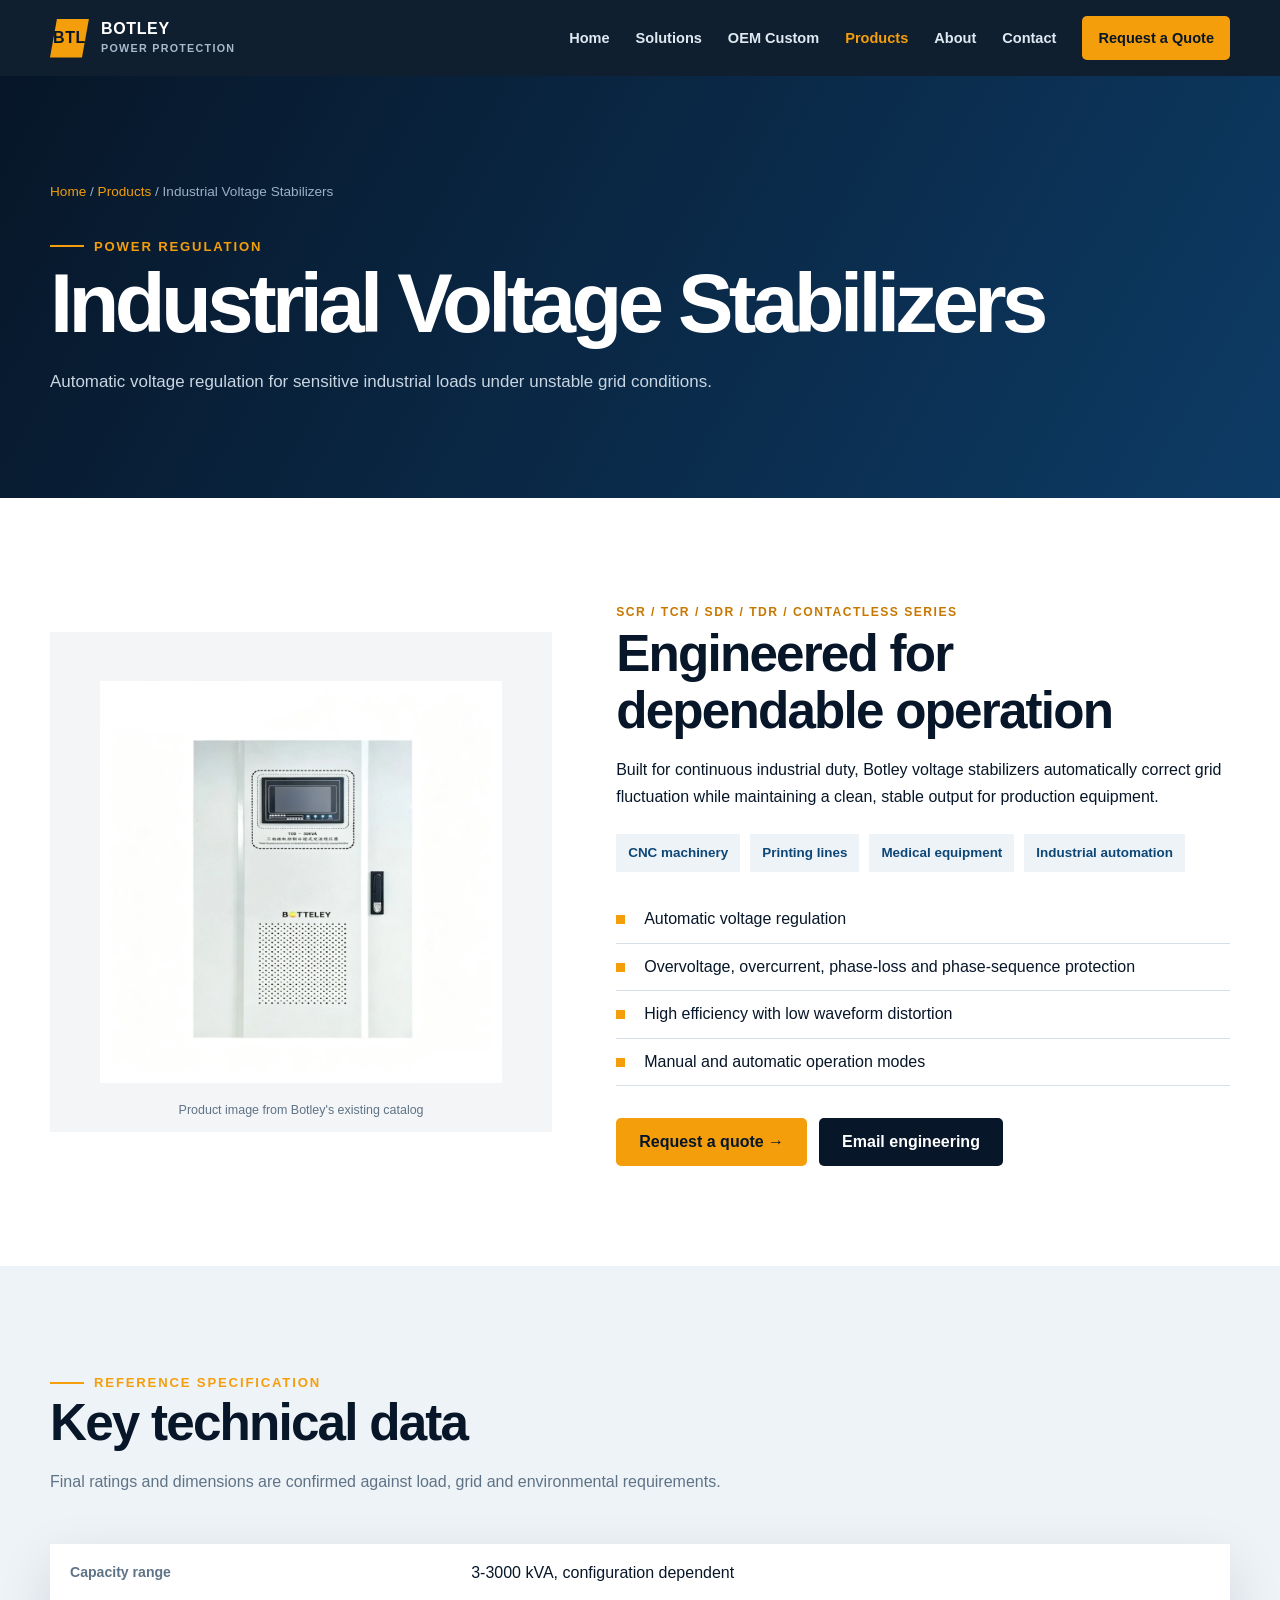
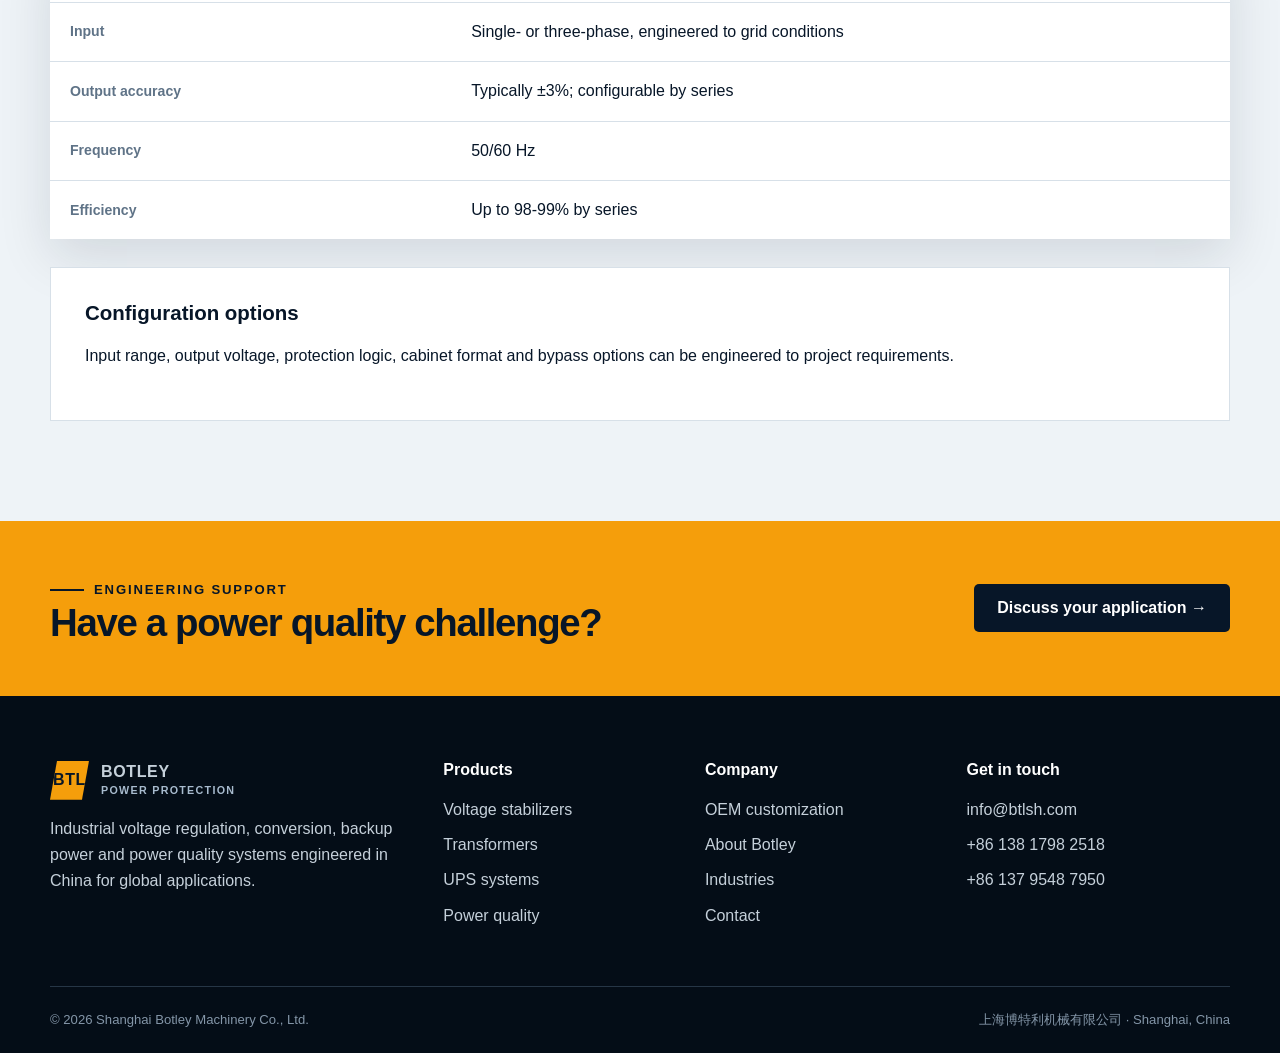
<file: product.html>
<!doctype html><html lang="en"><head><meta charset="utf-8"><meta name="viewport" content="width=device-width,initial-scale=1"><title>Industrial Power Product | Botley</title><meta name="description" content="Technical overview and reference specifications for Botley industrial power protection products."><link rel="icon" type="image/svg+xml" href="data:image/svg+xml,%3Csvg xmlns='http://www.w3.org/2000/svg' viewBox='0 0 64 64'%3E%3Crect width='64' height='64' rx='8' fill='%23071628'/%3E%3Cpath d='M13 13h38L39 51H13z' fill='%23f59e0b'/%3E%3C/svg%3E"><link rel="stylesheet" href="assets/css/site.css"></head><body data-page="products"><div data-site-header></div><main id="main" data-product-detail></main><div data-site-footer></div><script src="assets/js/data.js"></script><script src="assets/js/site.js"></script></body></html>
</file>
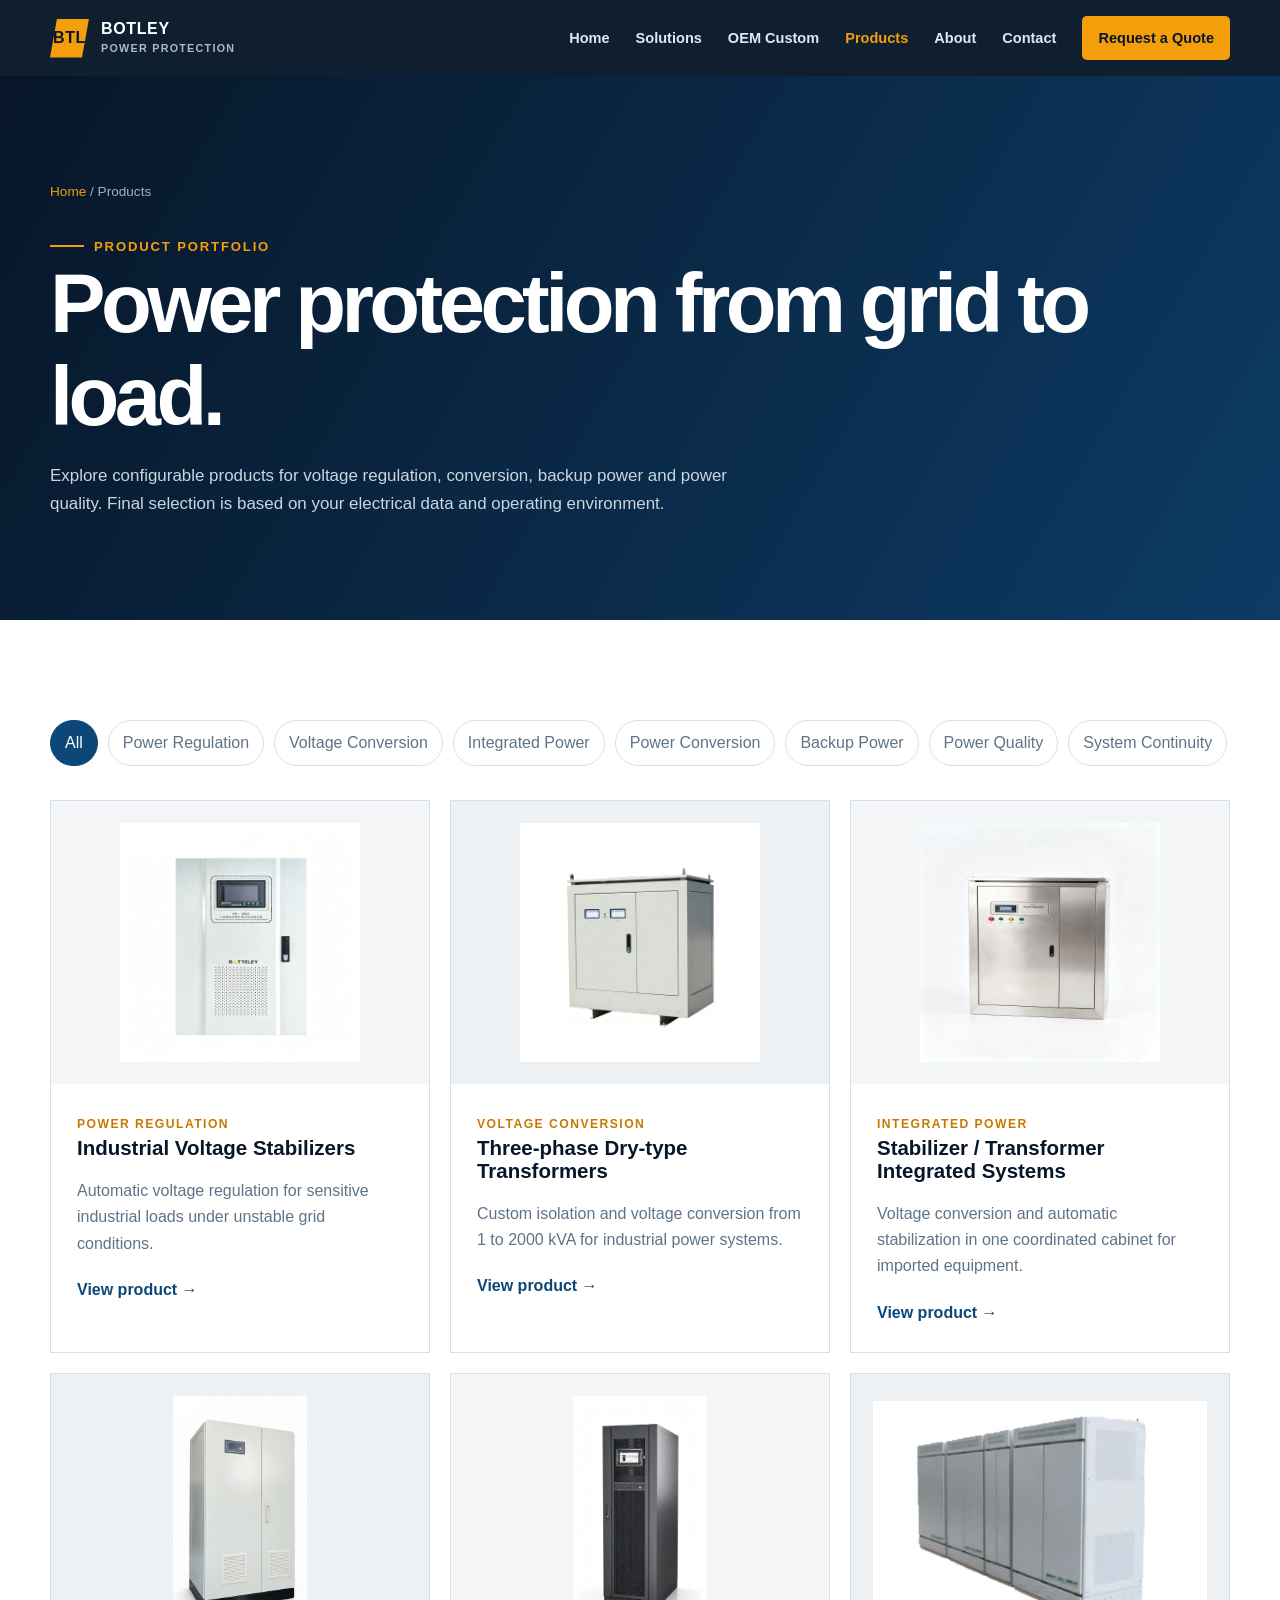
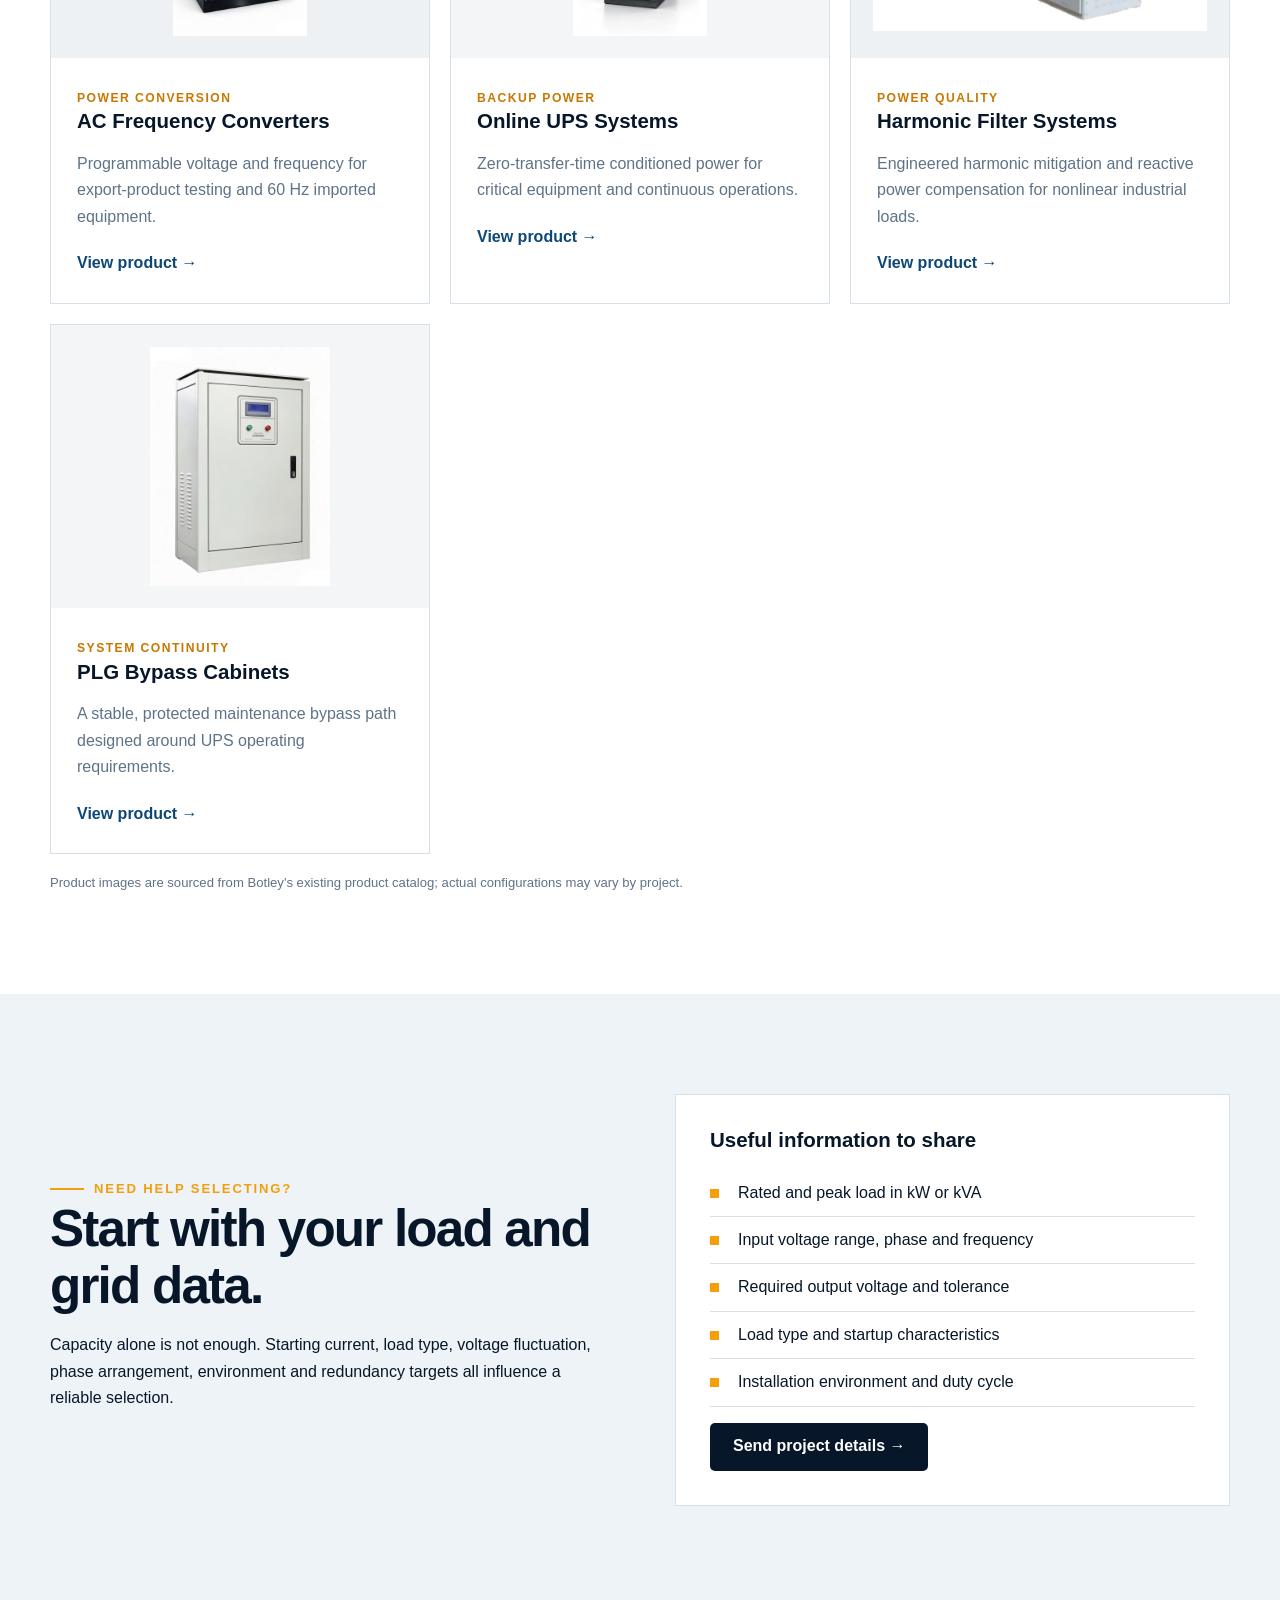
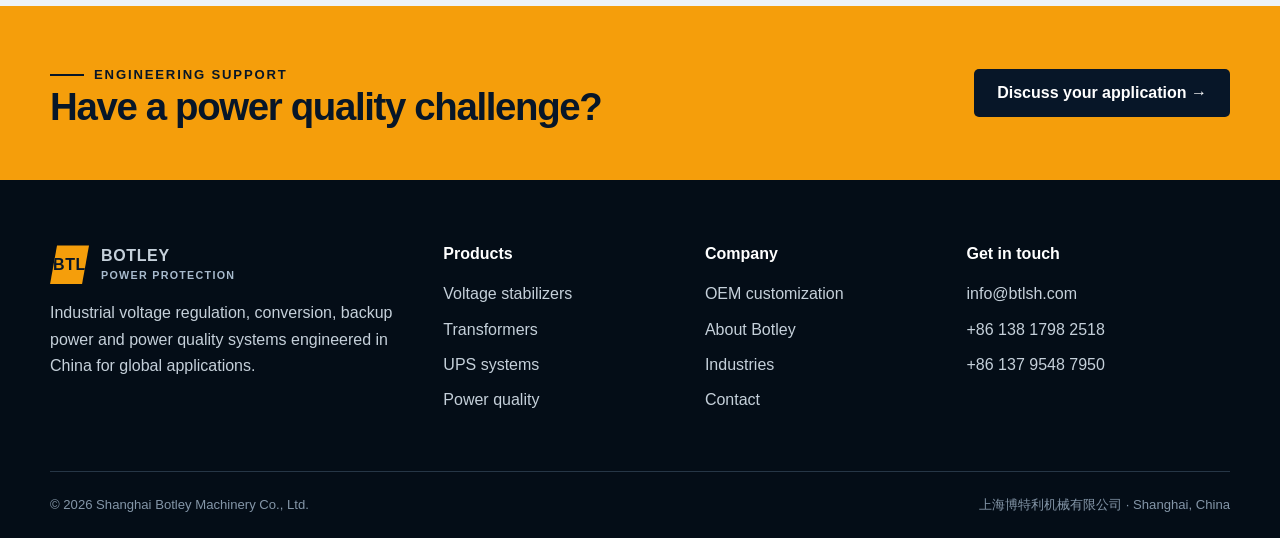
<file: products.html>
<!doctype html>
<html lang="en">
<head>
<meta charset="utf-8">
<meta name="viewport" content="width=device-width,initial-scale=1">
<title>Industrial Power Products | Botley</title>
<meta name="description" content="Explore Botley voltage stabilizers, transformers, frequency converters, UPS systems, harmonic filters and bypass cabinets.">
<link rel="icon" type="image/svg+xml" href="data:image/svg+xml,%3Csvg xmlns='http://www.w3.org/2000/svg' viewBox='0 0 64 64'%3E%3Crect width='64' height='64' rx='8' fill='%23071628'/%3E%3Cpath d='M13 13h38L39 51H13z' fill='%23f59e0b'/%3E%3C/svg%3E">
<link rel="stylesheet" href="assets/css/site.css">
</head>
<body data-page="products">
<div data-site-header>
</div>
<main id="main">
<section class="page-hero">
<div class="container">
<div class="breadcrumb">
<a href="index.html">Home</a> / Products</div>
<span class="eyebrow">Product portfolio</span>
<h1>Power protection from grid to load.</h1>
<p>Explore configurable products for voltage regulation, conversion, backup power and power quality. Final selection is based on your electrical data and operating environment.</p>
</div>
</section>
<section class="section">
<div class="container">
<div class="filter-row" data-product-filters aria-label="Filter products">
</div>
<div class="product-grid" data-products>
</div>
<p class="image-source-note">Product images are sourced from Botley's existing product catalog; actual configurations may vary by project.</p>
</div>
</section>
<section class="section section-soft">
<div class="container split">
<div>
<span class="eyebrow">Need help selecting?</span>
<h2>Start with your load and grid data.</h2>
<p>Capacity alone is not enough. Starting current, load type, voltage fluctuation, phase arrangement, environment and redundancy targets all influence a reliable selection.</p>
</div>
<div class="panel">
<h3>Useful information to share</h3>
<ul class="feature-list">
<li>Rated and peak load in kW or kVA</li>
<li>Input voltage range, phase and frequency</li>
<li>Required output voltage and tolerance</li>
<li>Load type and startup characteristics</li>
<li>Installation environment and duty cycle</li>
</ul>
<a class="btn btn-dark" href="contact.html">Send project details →</a>
</div>
</div>
</section>
</main>
<div data-site-footer>
</div>
<script src="assets/js/data.js">
</script>
<script src="assets/js/site.js">
</script>
</body>
</html>
</file>
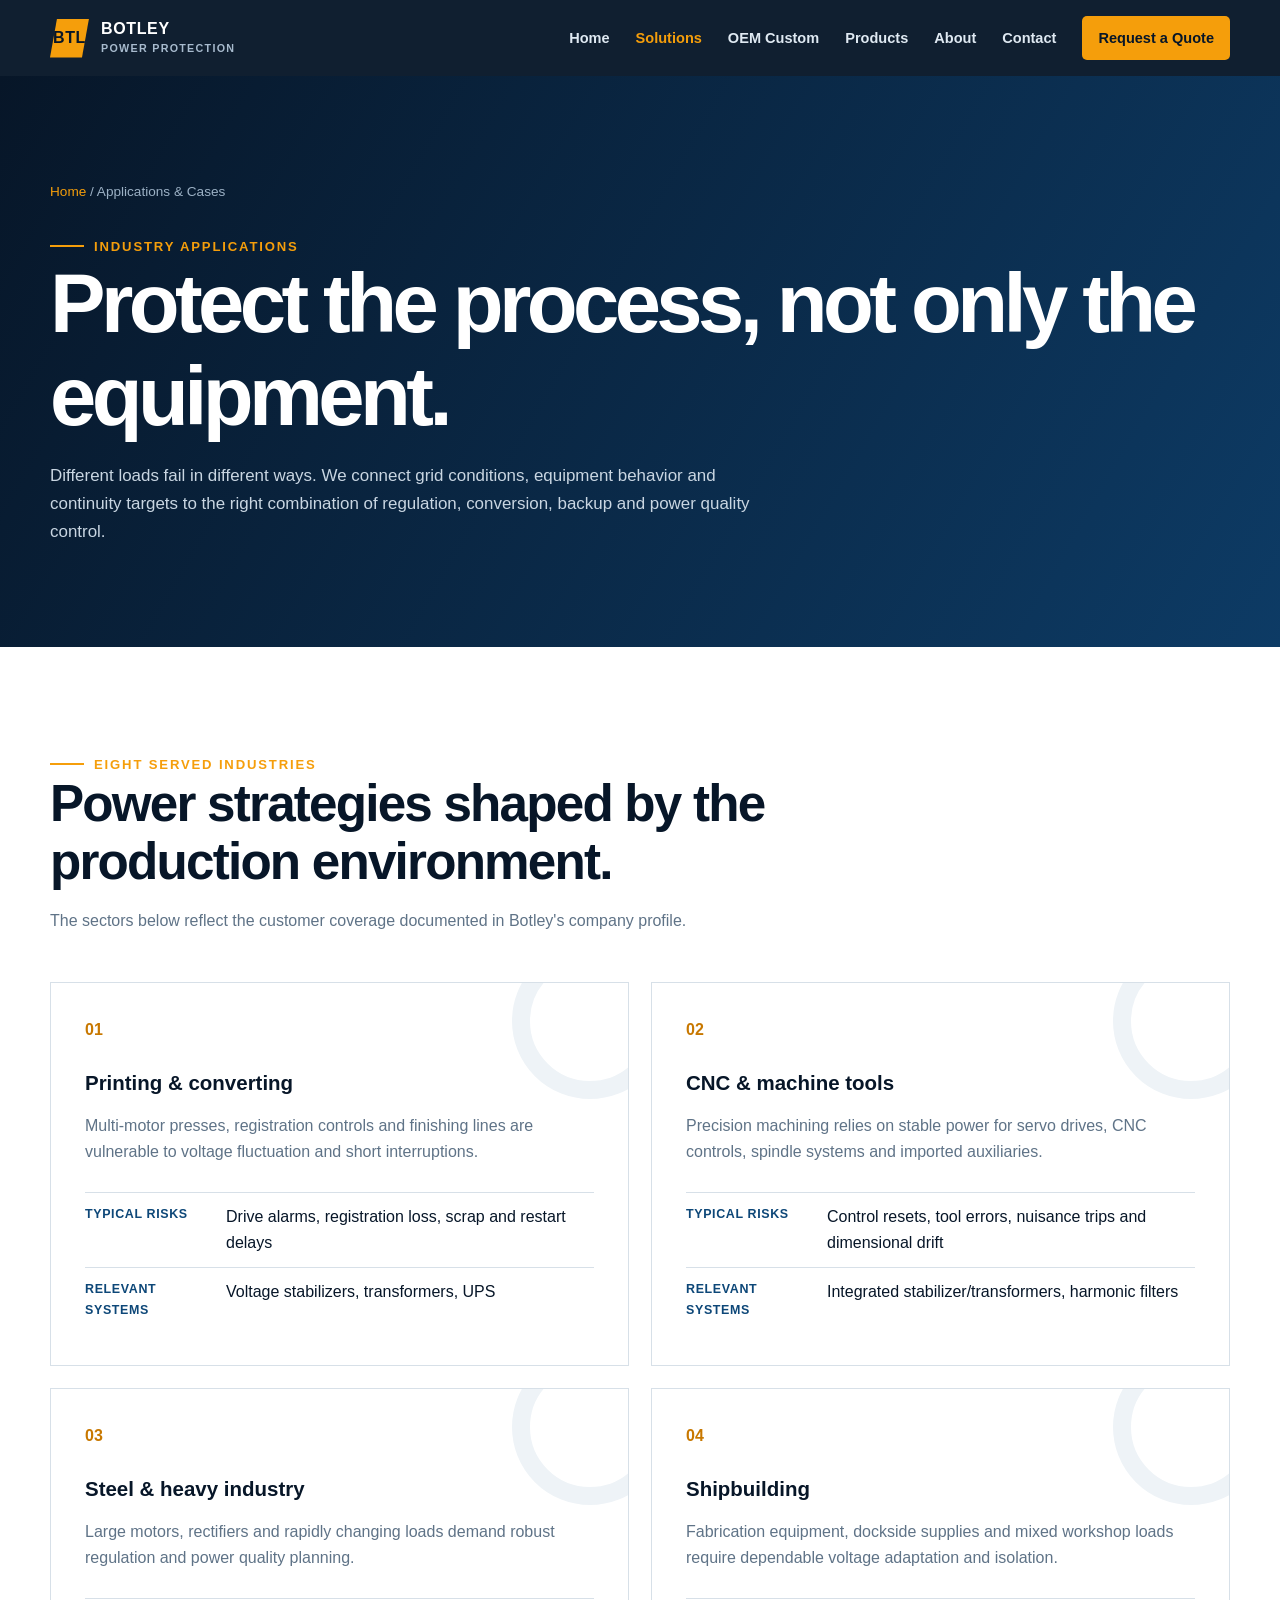
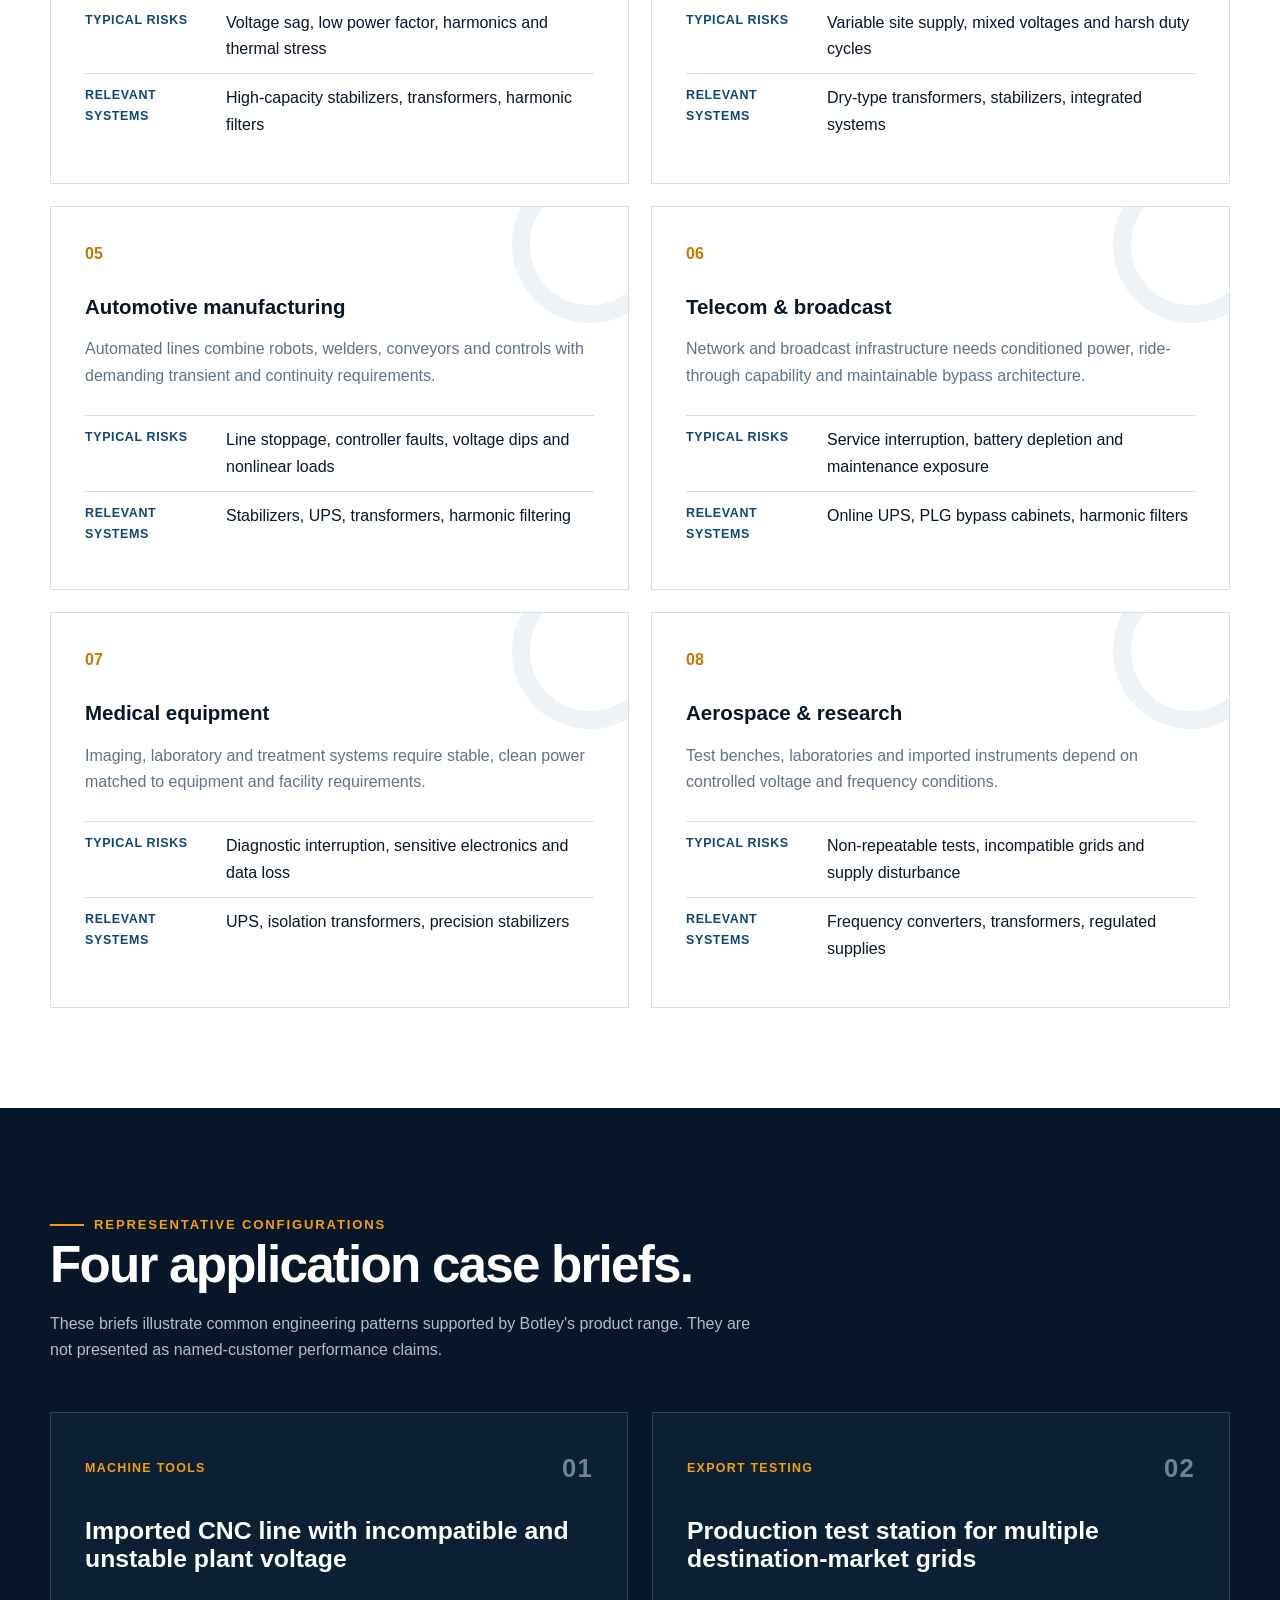
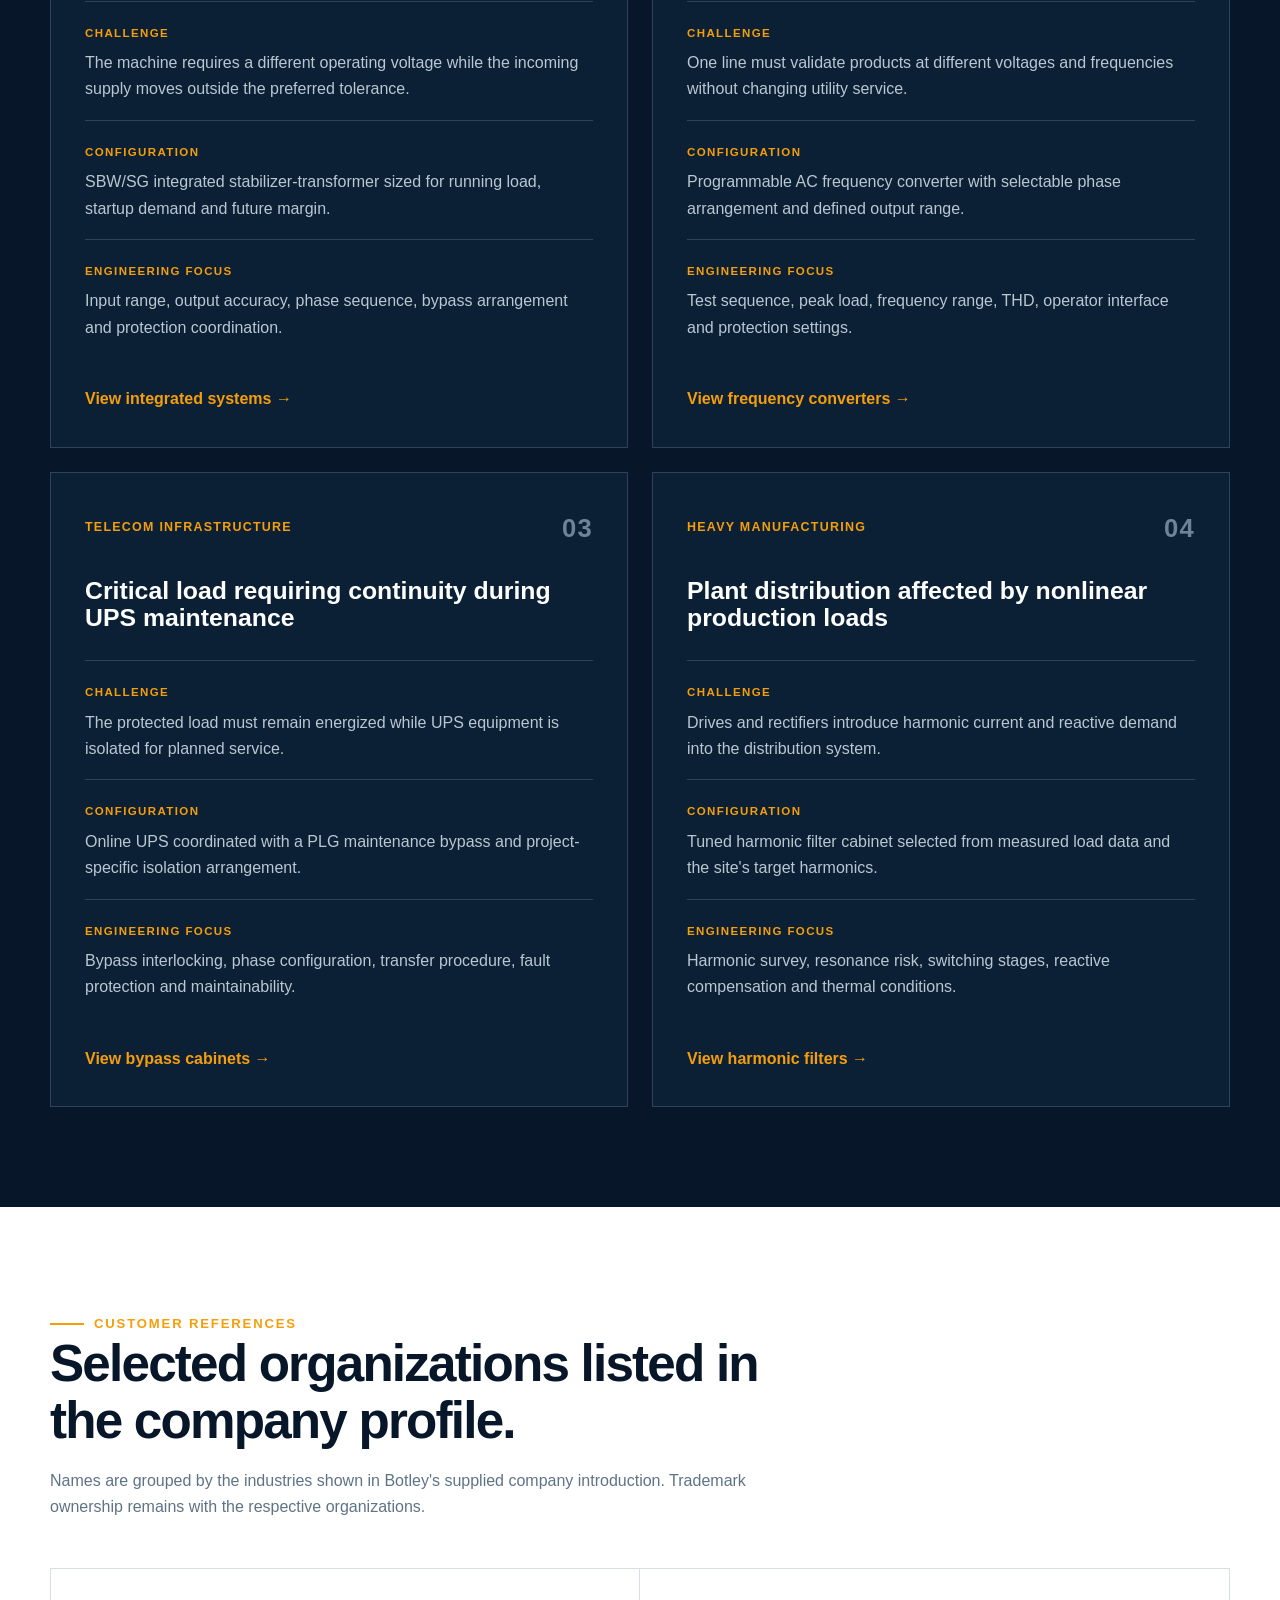
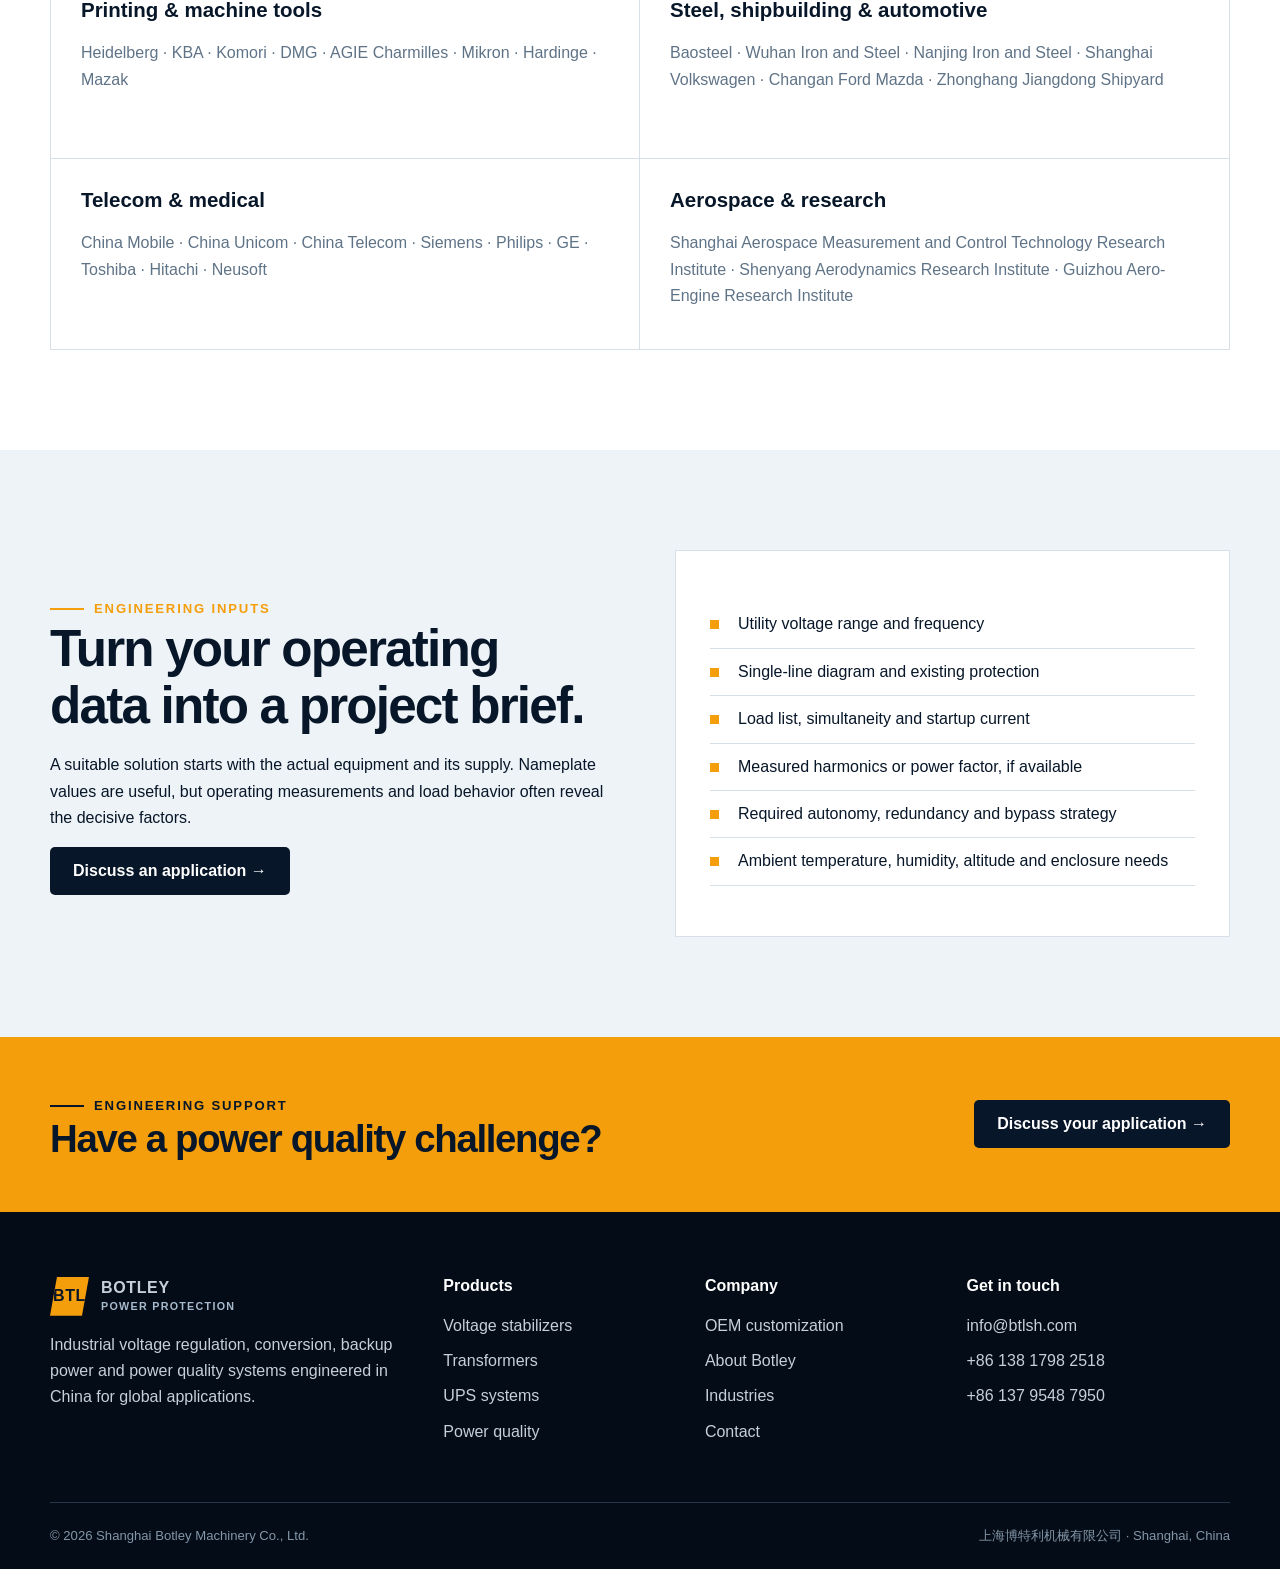
<file: solutions.html>
<!doctype html><html lang="en"><head><meta charset="utf-8"><meta name="viewport" content="width=device-width,initial-scale=1"><title>Industry Applications & Case Briefs | Botley</title><meta name="description" content="Industrial power protection applications and representative case configurations for printing, CNC, steel, shipbuilding, automotive, telecom, medical and aerospace operations."><link rel="icon" type="image/svg+xml" href="data:image/svg+xml,%3Csvg xmlns='http://www.w3.org/2000/svg' viewBox='0 0 64 64'%3E%3Crect width='64' height='64' rx='8' fill='%23071628'/%3E%3Cpath d='M13 13h38L39 51H13z' fill='%23f59e0b'/%3E%3C/svg%3E"><link rel="stylesheet" href="assets/css/site.css"></head><body data-page="solutions"><div data-site-header></div><main id="main">
<section class="page-hero"><div class="container"><div class="breadcrumb"><a href="index.html">Home</a> / Applications & Cases</div><span class="eyebrow">Industry applications</span><h1>Protect the process, not only the equipment.</h1><p>Different loads fail in different ways. We connect grid conditions, equipment behavior and continuity targets to the right combination of regulation, conversion, backup and power quality control.</p></div></section>

<section class="section"><div class="container"><div class="section-head"><div><span class="eyebrow">Eight served industries</span><h2>Power strategies shaped by the production environment.</h2><p>The sectors below reflect the customer coverage documented in Botley's company profile.</p></div></div><div class="application-grid">
<article class="application-card"><span class="number">01</span><h3>Printing & converting</h3><p>Multi-motor presses, registration controls and finishing lines are vulnerable to voltage fluctuation and short interruptions.</p><dl><div><dt>Typical risks</dt><dd>Drive alarms, registration loss, scrap and restart delays</dd></div><div><dt>Relevant systems</dt><dd>Voltage stabilizers, transformers, UPS</dd></div></dl></article>
<article class="application-card"><span class="number">02</span><h3>CNC & machine tools</h3><p>Precision machining relies on stable power for servo drives, CNC controls, spindle systems and imported auxiliaries.</p><dl><div><dt>Typical risks</dt><dd>Control resets, tool errors, nuisance trips and dimensional drift</dd></div><div><dt>Relevant systems</dt><dd>Integrated stabilizer/transformers, harmonic filters</dd></div></dl></article>
<article class="application-card"><span class="number">03</span><h3>Steel & heavy industry</h3><p>Large motors, rectifiers and rapidly changing loads demand robust regulation and power quality planning.</p><dl><div><dt>Typical risks</dt><dd>Voltage sag, low power factor, harmonics and thermal stress</dd></div><div><dt>Relevant systems</dt><dd>High-capacity stabilizers, transformers, harmonic filters</dd></div></dl></article>
<article class="application-card"><span class="number">04</span><h3>Shipbuilding</h3><p>Fabrication equipment, dockside supplies and mixed workshop loads require dependable voltage adaptation and isolation.</p><dl><div><dt>Typical risks</dt><dd>Variable site supply, mixed voltages and harsh duty cycles</dd></div><div><dt>Relevant systems</dt><dd>Dry-type transformers, stabilizers, integrated systems</dd></div></dl></article>
<article class="application-card"><span class="number">05</span><h3>Automotive manufacturing</h3><p>Automated lines combine robots, welders, conveyors and controls with demanding transient and continuity requirements.</p><dl><div><dt>Typical risks</dt><dd>Line stoppage, controller faults, voltage dips and nonlinear loads</dd></div><div><dt>Relevant systems</dt><dd>Stabilizers, UPS, transformers, harmonic filtering</dd></div></dl></article>
<article class="application-card"><span class="number">06</span><h3>Telecom & broadcast</h3><p>Network and broadcast infrastructure needs conditioned power, ride-through capability and maintainable bypass architecture.</p><dl><div><dt>Typical risks</dt><dd>Service interruption, battery depletion and maintenance exposure</dd></div><div><dt>Relevant systems</dt><dd>Online UPS, PLG bypass cabinets, harmonic filters</dd></div></dl></article>
<article class="application-card"><span class="number">07</span><h3>Medical equipment</h3><p>Imaging, laboratory and treatment systems require stable, clean power matched to equipment and facility requirements.</p><dl><div><dt>Typical risks</dt><dd>Diagnostic interruption, sensitive electronics and data loss</dd></div><div><dt>Relevant systems</dt><dd>UPS, isolation transformers, precision stabilizers</dd></div></dl></article>
<article class="application-card"><span class="number">08</span><h3>Aerospace & research</h3><p>Test benches, laboratories and imported instruments depend on controlled voltage and frequency conditions.</p><dl><div><dt>Typical risks</dt><dd>Non-repeatable tests, incompatible grids and supply disturbance</dd></div><div><dt>Relevant systems</dt><dd>Frequency converters, transformers, regulated supplies</dd></div></dl></article>
</div></div></section>

<section class="section section-dark" id="case-briefs"><div class="container"><div class="section-head"><div><span class="eyebrow">Representative configurations</span><h2>Four application case briefs.</h2><p>These briefs illustrate common engineering patterns supported by Botley's product range. They are not presented as named-customer performance claims.</p></div></div><div class="case-grid">
<article class="case-card"><div class="case-top"><span>Machine tools</span><strong>01</strong></div><h3>Imported CNC line with incompatible and unstable plant voltage</h3><div class="case-flow"><div><small>Challenge</small><p>The machine requires a different operating voltage while the incoming supply moves outside the preferred tolerance.</p></div><div><small>Configuration</small><p>SBW/SG integrated stabilizer-transformer sized for running load, startup demand and future margin.</p></div><div><small>Engineering focus</small><p>Input range, output accuracy, phase sequence, bypass arrangement and protection coordination.</p></div></div><a class="text-link" href="product.html?product=stabilizer-transformer">View integrated systems →</a></article>
<article class="case-card"><div class="case-top"><span>Export testing</span><strong>02</strong></div><h3>Production test station for multiple destination-market grids</h3><div class="case-flow"><div><small>Challenge</small><p>One line must validate products at different voltages and frequencies without changing utility service.</p></div><div><small>Configuration</small><p>Programmable AC frequency converter with selectable phase arrangement and defined output range.</p></div><div><small>Engineering focus</small><p>Test sequence, peak load, frequency range, THD, operator interface and protection settings.</p></div></div><a class="text-link" href="product.html?product=frequency-converters">View frequency converters →</a></article>
<article class="case-card"><div class="case-top"><span>Telecom infrastructure</span><strong>03</strong></div><h3>Critical load requiring continuity during UPS maintenance</h3><div class="case-flow"><div><small>Challenge</small><p>The protected load must remain energized while UPS equipment is isolated for planned service.</p></div><div><small>Configuration</small><p>Online UPS coordinated with a PLG maintenance bypass and project-specific isolation arrangement.</p></div><div><small>Engineering focus</small><p>Bypass interlocking, phase configuration, transfer procedure, fault protection and maintainability.</p></div></div><a class="text-link" href="product.html?product=plg-bypass-cabinets">View bypass cabinets →</a></article>
<article class="case-card"><div class="case-top"><span>Heavy manufacturing</span><strong>04</strong></div><h3>Plant distribution affected by nonlinear production loads</h3><div class="case-flow"><div><small>Challenge</small><p>Drives and rectifiers introduce harmonic current and reactive demand into the distribution system.</p></div><div><small>Configuration</small><p>Tuned harmonic filter cabinet selected from measured load data and the site's target harmonics.</p></div><div><small>Engineering focus</small><p>Harmonic survey, resonance risk, switching stages, reactive compensation and thermal conditions.</p></div></div><a class="text-link" href="product.html?product=harmonic-filters">View harmonic filters →</a></article>
</div></div></section>

<section class="section customer-references"><div class="container"><div class="section-head"><div><span class="eyebrow">Customer references</span><h2>Selected organizations listed in the company profile.</h2><p>Names are grouped by the industries shown in Botley's supplied company introduction. Trademark ownership remains with the respective organizations.</p></div></div><div class="reference-groups">
<article><h3>Printing & machine tools</h3><p>Heidelberg · KBA · Komori · DMG · AGIE Charmilles · Mikron · Hardinge · Mazak</p></article>
<article><h3>Steel, shipbuilding & automotive</h3><p>Baosteel · Wuhan Iron and Steel · Nanjing Iron and Steel · Shanghai Volkswagen · Changan Ford Mazda · Zhonghang Jiangdong Shipyard</p></article>
<article><h3>Telecom & medical</h3><p>China Mobile · China Unicom · China Telecom · Siemens · Philips · GE · Toshiba · Hitachi · Neusoft</p></article>
<article><h3>Aerospace & research</h3><p>Shanghai Aerospace Measurement and Control Technology Research Institute · Shenyang Aerodynamics Research Institute · Guizhou Aero-Engine Research Institute</p></article>
</div></div></section>

<section class="section section-soft"><div class="container split"><div><span class="eyebrow">Engineering inputs</span><h2>Turn your operating data into a project brief.</h2><p>A suitable solution starts with the actual equipment and its supply. Nameplate values are useful, but operating measurements and load behavior often reveal the decisive factors.</p><a class="btn btn-dark" href="contact.html">Discuss an application →</a></div><div class="panel"><ul class="feature-list"><li>Utility voltage range and frequency</li><li>Single-line diagram and existing protection</li><li>Load list, simultaneity and startup current</li><li>Measured harmonics or power factor, if available</li><li>Required autonomy, redundancy and bypass strategy</li><li>Ambient temperature, humidity, altitude and enclosure needs</li></ul></div></div></section>
</main><div data-site-footer></div><script src="assets/js/data.js"></script><script src="assets/js/site.js"></script></body></html>
</file>
<file: assets/css/site.css>
:root {
  --ink: #071628;
  --navy: #0a2747;
  --blue: #0d4778;
  --steel: #5f7387;
  --mist: #eef3f7;
  --line: #d7e0e8;
  --white: #ffffff;
  --orange: #f59e0b;
  --orange-dark: #c87800;
  --max: 1180px;
  --shadow: 0 18px 50px rgba(7, 22, 40, .12);
}

* { box-sizing: border-box; }
html { scroll-behavior: smooth; }
body {
  margin: 0;
  color: var(--ink);
  background: var(--white);
  font-family: Inter, "Segoe UI", Arial, sans-serif;
  font-size: 16px;
  line-height: 1.65;
}
img { display: block; max-width: 100%; }
a { color: inherit; text-decoration: none; }
button, input, select, textarea { font: inherit; }
:focus-visible { outline: 3px solid rgba(245, 158, 11, .75); outline-offset: 3px; }
.container { width: min(calc(100% - 40px), var(--max)); margin-inline: auto; }
.skip-link { position: fixed; left: 12px; top: -80px; z-index: 100; background: var(--white); padding: 10px 16px; border-radius: 6px; }
.skip-link:focus { top: 12px; }

.site-header { position: sticky; top: 0; z-index: 50; background: rgba(7, 22, 40, .96); color: var(--white); backdrop-filter: blur(12px); }
.nav-wrap { min-height: 76px; display: flex; align-items: center; justify-content: space-between; gap: 24px; }
.brand { display: flex; align-items: center; gap: 12px; font-weight: 800; letter-spacing: .04em; }
.brand-mark { width: 39px; height: 39px; display: grid; place-items: center; background: var(--orange); color: var(--ink); clip-path: polygon(18% 0,100% 0,82% 100%,0 100%); }
.brand-copy { line-height: 1.05; }
.brand-copy small { display: block; margin-top: 5px; color: #a8bbce; font-size: .67rem; font-weight: 600; letter-spacing: .12em; }
.nav-links { display: flex; align-items: center; gap: 26px; }
.nav-links a { color: #dfe9f2; font-size: .91rem; font-weight: 650; }
.nav-links a:hover, .nav-links a[aria-current="page"] { color: var(--orange); }
.nav-toggle { display: none; border: 1px solid #5c7084; background: transparent; color: white; border-radius: 6px; padding: 8px 11px; }
.nav-cta { padding: 10px 16px; border-radius: 5px; background: var(--orange); color: var(--ink) !important; }

.hero { position: relative; min-height: 720px; color: var(--white); display: grid; align-items: center; overflow: hidden; background: var(--ink); }
.hero::before { content: ""; position: absolute; inset: 0; background: linear-gradient(90deg, rgba(4,16,30,.97) 0%, rgba(5,23,42,.88) 48%, rgba(5,23,42,.28) 100%), url('../images/web/city.webp') center/cover; }
.hero::after { content: ""; position: absolute; width: 52vw; height: 52vw; right: -30vw; top: -25vw; border: 1px solid rgba(245,158,11,.32); border-radius: 50%; box-shadow: 0 0 0 80px rgba(245,158,11,.05), 0 0 0 160px rgba(245,158,11,.03); }
.hero-content { position: relative; z-index: 1; max-width: 780px; padding: 110px 0 140px; }
.eyebrow { display: inline-flex; align-items: center; gap: 10px; color: var(--orange); font-size: .82rem; font-weight: 800; letter-spacing: .14em; text-transform: uppercase; }
.eyebrow::before { content: ""; width: 34px; height: 2px; background: currentColor; }
h1, h2, h3 { line-height: 1.12; margin: 0 0 18px; }
h1 { font-size: clamp(3rem, 6.5vw, 5.7rem); letter-spacing: -.055em; }
h2 { font-size: clamp(2.1rem, 4vw, 3.5rem); letter-spacing: -.035em; }
h3 { font-size: 1.28rem; }
.hero p { max-width: 650px; font-size: 1.13rem; color: #d7e2ec; }
.actions { display: flex; flex-wrap: wrap; gap: 12px; margin-top: 32px; }
.btn { display: inline-flex; justify-content: center; align-items: center; gap: 9px; min-height: 48px; padding: 0 22px; border: 1px solid transparent; border-radius: 5px; font-weight: 750; cursor: pointer; }
.btn-primary { background: var(--orange); color: var(--ink); }
.btn-primary:hover { background: #ffb72e; }
.btn-secondary { border-color: #91a3b5; color: var(--white); background: rgba(255,255,255,.04); }
.btn-dark { background: var(--ink); color: var(--white); }
.hero-proof { display: grid; grid-template-columns: repeat(3, 1fr); margin-top: 62px; border-top: 1px solid rgba(255,255,255,.2); }
.hero-proof div { padding: 22px 24px 0 0; }
.hero-proof strong { display: block; font-size: 1.35rem; color: var(--white); }
.hero-proof span { color: #9fb3c6; font-size: .86rem; }

.solution-hero { position: relative; overflow: hidden; color: var(--white); background: #061526; }
.solution-hero-scene { position: absolute; inset: 0 0 0 30%; margin: 0; }
.solution-hero-scene::after { content: ""; position: absolute; inset: 0; background: linear-gradient(90deg, #061526 0%, rgba(6,21,38,.88) 16%, rgba(6,21,38,.23) 70%), linear-gradient(0deg, rgba(6,21,38,.35), transparent 42%); }
.solution-hero-scene img { width: 100%; height: 100%; object-fit: cover; object-position: center; }
.solution-hero-scene figcaption { position: absolute; z-index: 1; right: max(4vw, 26px); bottom: 36px; max-width: 380px; padding: 16px 20px; border-left: 3px solid var(--orange); background: rgba(6,21,38,.88); }
.solution-hero-scene figcaption strong, .solution-hero-scene figcaption span { display: block; }
.solution-hero-scene figcaption span { margin-top: 4px; color: #c1d0dc; font-size: .78rem; }
.solution-hero-grid { position: relative; z-index: 1; display: grid; min-height: 690px; align-items: center; }
.solution-hero-copy { max-width: 700px; padding: 100px 0 118px; }
.solution-hero h1 { max-width: 760px; font-size: clamp(3.2rem, 6.4vw, 6rem); }
.solution-hero-copy > p { max-width: 610px; color: #d2dee7; font-size: 1.14rem; }
.solution-signals { display: flex; flex-wrap: wrap; gap: 9px; margin-top: 44px; }
.solution-signals span { padding: 7px 11px; border: 1px solid rgba(255,255,255,.2); color: #b9cad8; font-size: .78rem; }
.proof-strip { color: white; background: #04101d; border-top: 1px solid #293d50; }
.proof-strip-grid { display: grid; grid-template-columns: repeat(4, 1fr); }
.proof-strip-grid div { padding: 26px 24px; border-right: 1px solid #293d50; }
.proof-strip-grid div:first-child { border-left: 1px solid #293d50; }
.proof-strip-grid strong, .proof-strip-grid span { display: block; }
.proof-strip-grid strong { color: var(--orange); font-size: 1.04rem; }
.proof-strip-grid span { margin-top: 3px; color: #9fb1c1; font-size: .78rem; }
.solution-card-grid { display: grid; grid-template-columns: repeat(6, 1fr); gap: 18px; }
.solution-card { min-height: 270px; display: flex; flex-direction: column; border: 1px solid var(--line); background: var(--white); overflow: hidden; transition: transform .2s, box-shadow .2s; }
.solution-card:hover { transform: translateY(-4px); box-shadow: var(--shadow); }
.solution-card:nth-child(-n+2) { grid-column: span 3; }
.solution-card:nth-child(n+3) { grid-column: span 2; }
.solution-card figure { height: 245px; flex: 0 0 245px; margin: 0; display: grid; place-items: center; overflow: hidden; background: #f3f5f7; }
.solution-card figure img { width: 82%; height: 90%; object-fit: contain; transition: transform .25s; }
.solution-card:hover figure img { transform: scale(1.035); }
.solution-card > div { min-height: 210px; display: flex; flex-direction: column; padding: 24px; }
.solution-card span { color: var(--orange-dark); font-size: .72rem; font-weight: 800; letter-spacing: .1em; text-transform: uppercase; }
.solution-card h3 { margin: 14px 0 8px; font-size: 1.45rem; }
.solution-card p { color: var(--steel); }
.solution-card b { margin-top: auto; color: var(--blue); }
.advantage-layout { display: grid; grid-template-columns: .95fr 1.05fr; gap: 70px; align-items: center; }
.company-visual { display: grid; gap: 12px; }
.company-visual figure { position: relative; min-height: 230px; margin: 0; display: grid; place-items: center; overflow: hidden; background: linear-gradient(145deg, #172e44, #071628); border: 1px solid #385168; }
.company-visual-main { min-height: 340px !important; }
.company-visual img { width: 88%; height: 165px; object-fit: contain; }
.company-visual-main img { height: 285px; }
.company-visual .illustrative img { width: 100%; height: 100%; position: absolute; inset: 0; object-fit: cover; }
.company-visual figcaption { position: absolute; left: 0; right: 0; bottom: 0; padding: 11px 16px; color: white; font-size: .78rem; font-weight: 700; background: rgba(4,16,29,.88); }
.company-visual figcaption span { display: block; margin-top: 2px; color: #b9cad8; font-size: .75rem; font-weight: 500; }
.company-image-note { margin: 0; color: #9fb1c1; font-size: .78rem; }
.company-story > p { max-width: 650px; margin: 0 0 30px; color: #b6c4d0; }
.advantage-layout > div > h2 { margin-bottom: 20px; }
.advantage-grid { display: grid; grid-template-columns: repeat(2, 1fr); border-top: 1px solid #2d4358; border-left: 1px solid #2d4358; }
.advantage-grid article { min-height: 205px; padding: 26px; border-right: 1px solid #2d4358; border-bottom: 1px solid #2d4358; }
.advantage-grid span { color: var(--orange); font-weight: 800; }
.advantage-grid h3 { margin: 32px 0 8px; }
.advantage-grid p { color: #aebecd; }
.company-link { display: inline-block; margin-top: 28px; color: var(--orange); }
.customization-showcase { background: linear-gradient(90deg, #f2f5f7 0 62%, var(--orange) 62%); }
.customization-grid { display: grid; grid-template-columns: 1.15fr .85fr; gap: 70px; align-items: center; }
.customization-copy > p { max-width: 720px; color: var(--steel); }
.customization-list { display: grid; grid-template-columns: repeat(3, 1fr); margin-top: 36px; border-top: 1px solid #bcc9d3; border-left: 1px solid #bcc9d3; }
.customization-list span { padding: 15px; border-right: 1px solid #bcc9d3; border-bottom: 1px solid #bcc9d3; font-size: .84rem; font-weight: 750; }
.customization-copy .actions { align-items: center; }
.customization-product { position: relative; min-height: 450px; margin: 0; display: grid; place-items: center; }
.customization-product img { width: 92%; height: 390px; padding: 24px; object-fit: contain; background: #fff; box-shadow: 0 25px 26px rgba(7,22,40,.16); }
.customization-product figcaption { position: absolute; left: 20px; right: 20px; bottom: 0; padding: 17px 20px; color: white; background: var(--ink); }
.customization-product figcaption strong, .customization-product figcaption span { display: block; }
.customization-product figcaption span { margin-top: 3px; color: var(--orange); font-size: .78rem; }
.home-case-grid { display: grid; grid-template-columns: repeat(3, 1fr); gap: 20px; }
.home-case-grid article { display: flex; flex-direction: column; border-top: 4px solid var(--orange); background: white; box-shadow: 0 8px 30px rgba(7,22,40,.07); overflow: hidden; }
.home-case-grid figure { height: 235px; flex: 0 0 235px; margin: 0; display: grid; place-items: center; overflow: hidden; background: #f3f5f7; }
.home-case-grid figure img { width: 100%; height: 100%; padding: 22px 26px; object-fit: contain; }
.home-case-grid article > div { min-height: 240px; padding: 26px; display: flex; flex-direction: column; }
.home-case-grid article > div > span { color: var(--orange-dark); font-size: .75rem; font-weight: 800; letter-spacing: .1em; text-transform: uppercase; }
.home-case-grid h3 { margin: 18px 0 8px; }
.home-case-grid p { color: var(--steel); }
.home-case-grid a { margin-top: auto; color: var(--blue); font-weight: 800; }
.product-foundation-head { display: grid; grid-template-columns: 1fr 1fr; gap: 70px; align-items: end; margin-bottom: 46px; }
.product-foundation-head > p { color: var(--steel); }
.function-grid { display: grid; grid-template-columns: repeat(4, 1fr); border: 1px solid var(--line); }
.function-grid a { min-height: 380px; padding: 0 24px 26px; border-right: 1px solid var(--line); overflow: hidden; }
.function-grid a:last-child { border-right: 0; }
.function-grid figure { height: 210px; margin: 0 -24px 22px; display: flex; align-items: center; justify-content: center; overflow: hidden; background: var(--mist); }
.function-grid figure img { width: 100%; height: 100%; max-height: 100%; padding: 18px 24px; object-fit: contain; object-position: center; }
.function-grid span { display: grid; place-items: center; width: 34px; height: 34px; background: var(--ink); color: white; font-weight: 800; }
.function-grid h3 { margin: 16px 0 5px; font-size: 1.7rem; }
.function-grid p { color: var(--steel); }
.center-action { margin-top: 30px; text-align: center; }
.customer-band { padding: 78px 0; text-align: center; background: var(--mist); border-top: 1px solid var(--line); }
.customer-band .eyebrow { justify-content: center; }
.customer-band > .container > p { color: var(--steel); }
.customer-logo-grid { display: grid; grid-template-columns: repeat(7, minmax(0, 1fr)); gap: 12px; margin: 38px 0 18px; padding: 0; list-style: none; }
.customer-logo-grid li { min-width: 0; min-height: 128px; display: flex; flex-direction: column; align-items: center; justify-content: center; gap: 10px; padding: 18px 10px 13px; border: 1px solid var(--line); background: white; }
.customer-logo-grid img { width: 100%; max-width: 140px; height: 54px; object-fit: contain; object-position: center; }
.customer-logo-grid span { color: var(--steel); font-size: .76rem; font-weight: 700; line-height: 1.25; }
.customer-band .customer-logo-note { max-width: 850px; margin: 0 auto 24px; color: var(--steel); font-size: .78rem; line-height: 1.55; }
.customer-logo-note a { text-decoration: underline; text-underline-offset: 2px; }

.section { padding: 100px 0; }
.section-soft { background: var(--mist); }
.section-dark { background: var(--ink); color: var(--white); }
.section-head { display: flex; align-items: end; justify-content: space-between; gap: 32px; margin-bottom: 48px; }
.section-head > div { max-width: 720px; }
.section-head p { color: var(--steel); margin: 0; }
.section-dark .section-head p { color: #afbfce; }
.text-link { color: var(--blue); font-weight: 750; white-space: nowrap; }
.section-dark .text-link { color: var(--orange); }

.product-grid { display: grid; grid-template-columns: repeat(3, 1fr); gap: 20px; }
.product-card { background: var(--white); border: 1px solid var(--line); min-height: 100%; transition: transform .2s, box-shadow .2s; }
.product-card:hover { transform: translateY(-5px); box-shadow: var(--shadow); }
.product-media { aspect-ratio: 4 / 3; position: relative; background: #f3f5f7; overflow: hidden; }
.product-media img { position: absolute; inset: 0; width: 100%; height: 100%; padding: 22px; object-fit: contain; object-position: center; }
.product-card:nth-child(2n) .product-media { background: #edf1f4; }
.product-body { padding: 26px; }
.product-tag { color: var(--orange-dark); font-size: .76rem; font-weight: 800; letter-spacing: .12em; text-transform: uppercase; }
.product-body p { color: var(--steel); margin-bottom: 20px; }

.value-band { margin-top: -58px; position: relative; z-index: 2; }
.value-grid { display: grid; grid-template-columns: repeat(4, 1fr); box-shadow: var(--shadow); }
.value-item { padding: 28px; background: var(--white); border-right: 1px solid var(--line); }
.value-item:last-child { border-right: 0; }
.value-item strong { display: block; color: var(--blue); font-size: 1.55rem; }
.value-item span { color: var(--steel); font-size: .88rem; }

.industry-grid { display: grid; grid-template-columns: repeat(3, 1fr); gap: 1px; background: #2e4359; border: 1px solid #2e4359; }
.industry-card { min-height: 230px; padding: 34px; background: #0b2035; }
.industry-card .number { color: var(--orange); font-weight: 800; font-size: .82rem; }
.industry-card p { color: #aebecd; }
.application-grid { display: grid; grid-template-columns: repeat(2, 1fr); gap: 22px; }
.application-card { position: relative; overflow: hidden; border: 1px solid var(--line); padding: 34px; background: var(--white); }
.application-card::after { content: ""; position: absolute; right: -40px; top: -40px; width: 120px; height: 120px; border: 18px solid var(--mist); border-radius: 50%; }
.application-card .number { display: block; margin-bottom: 28px; color: var(--orange-dark); font-weight: 800; }
.application-card > p { max-width: 620px; color: var(--steel); }
.application-card dl { margin: 26px 0 0; }
.application-card dl div { display: grid; grid-template-columns: 125px 1fr; gap: 16px; padding: 11px 0; border-top: 1px solid var(--line); }
.application-card dt { color: var(--blue); font-size: .78rem; font-weight: 800; letter-spacing: .05em; text-transform: uppercase; }
.application-card dd { margin: 0; }
.case-grid { display: grid; grid-template-columns: repeat(2, 1fr); gap: 24px; }
.case-card { padding: 34px; background: #0b2035; border: 1px solid #2d4358; }
.case-top { display: flex; justify-content: space-between; align-items: center; margin-bottom: 28px; color: var(--orange); font-size: .78rem; font-weight: 800; letter-spacing: .1em; text-transform: uppercase; }
.case-top strong { color: #6f8397; font-size: 1.6rem; }
.case-card h3 { font-size: 1.55rem; }
.case-flow { margin: 28px 0; }
.case-flow > div { padding: 17px 0; border-top: 1px solid #2d4358; }
.case-flow small { color: var(--orange); font-size: .72rem; font-weight: 800; letter-spacing: .12em; text-transform: uppercase; }
.case-flow p { margin: 5px 0 0; color: #b9c7d3; }
.reference-groups { display: grid; grid-template-columns: repeat(2, 1fr); border: 1px solid var(--line); }
.reference-groups article { min-height: 190px; padding: 30px; border-right: 1px solid var(--line); border-bottom: 1px solid var(--line); }
.reference-groups article:nth-child(2n) { border-right: 0; }
.reference-groups article:nth-last-child(-n+2) { border-bottom: 0; }
.reference-groups p { color: var(--steel); margin-bottom: 0; }
.case-teaser { margin-top: 34px; padding: 28px 32px; display: flex; align-items: center; justify-content: space-between; gap: 24px; background: var(--white); color: var(--ink); }
.case-teaser h3 { margin: 4px 0; }
.case-teaser p { margin: 0; color: var(--steel); }
.oem-grid { display: grid; grid-template-columns: repeat(3, 1fr); gap: 20px; }
.oem-card { min-height: 260px; padding: 30px; border: 1px solid var(--line); background: var(--white); }
.oem-card > span { display: block; margin-bottom: 44px; color: var(--orange-dark); font-weight: 800; }
.oem-card p { margin-bottom: 0; color: var(--steel); }
.oem-platforms { display: grid; grid-template-columns: repeat(3, 1fr); border: 1px solid #2d4358; }
.oem-platforms a { min-height: 230px; padding: 30px; border-right: 1px solid #2d4358; border-bottom: 1px solid #2d4358; background: #0b2035; transition: background .2s; }
.oem-platforms a:nth-child(3n) { border-right: 0; }
.oem-platforms a:nth-last-child(-n+3) { border-bottom: 0; }
.oem-platforms a:hover { background: #10304d; }
.oem-platforms span { color: var(--orange); font-size: .76rem; font-weight: 800; letter-spacing: .1em; text-transform: uppercase; }
.oem-platforms h3 { margin-top: 20px; }
.oem-platforms p { color: #aebecd; }
.process-grid { display: grid; grid-template-columns: repeat(4, 1fr); gap: 24px; counter-reset: steps; }
.process-card { border-top: 3px solid var(--orange); padding-top: 22px; counter-increment: steps; }
.process-card::before { content: "0" counter(steps); display: block; color: #8a9aaa; font-weight: 800; margin-bottom: 34px; }

.page-hero { padding: 105px 0 85px; color: white; background: linear-gradient(120deg, #071628, #0d3b65); }
.page-hero .container { max-width: var(--max); }
.page-hero p { max-width: 700px; color: #c9d6e2; font-size: 1.06rem; }
.oem-hero { position: relative; overflow: hidden; background: linear-gradient(115deg, #071628 0%, #0b3155 72%, #0d4778 100%); }
.oem-hero::after { content: "OEM"; position: absolute; right: -2vw; bottom: -4.5rem; color: rgba(255,255,255,.035); font-size: clamp(9rem, 25vw, 24rem); font-weight: 900; line-height: 1; letter-spacing: -.08em; pointer-events: none; }
.oem-hero .container { position: relative; z-index: 1; }
.breadcrumb { margin-bottom: 26px; color: #9cb1c5; font-size: .85rem; }
.breadcrumb a { color: var(--orange); }

.filter-row { display: flex; gap: 10px; flex-wrap: wrap; margin-bottom: 34px; }
.filter-btn { border: 1px solid var(--line); background: white; padding: 9px 14px; border-radius: 999px; cursor: pointer; color: var(--steel); }
.filter-btn.active, .filter-btn:hover { color: white; border-color: var(--blue); background: var(--blue); }

.detail-layout { display: grid; grid-template-columns: minmax(0, .9fr) minmax(0, 1.1fr); gap: 64px; align-items: center; }
.detail-image { min-height: 500px; margin: 0; display: grid; place-items: center; position: relative; background: #f3f5f7; }
.detail-image img { width: 100%; height: 470px; padding: 34px; object-fit: contain; object-position: center; }
.detail-image figcaption { position: absolute; left: 16px; right: 16px; bottom: 12px; color: var(--steel); font-size: .78rem; text-align: center; }
.image-source-note { margin: 18px 0 0; color: var(--steel); font-size: .82rem; }
.spec-chips { display: flex; flex-wrap: wrap; gap: 10px; margin: 24px 0; }
.spec-chip { padding: 8px 12px; background: var(--mist); color: var(--blue); font-weight: 700; font-size: .84rem; }
.feature-list { padding: 0; list-style: none; }
.feature-list li { padding: 10px 0 10px 28px; position: relative; border-bottom: 1px solid var(--line); }
.feature-list li::before { content: ""; position: absolute; left: 0; top: 19px; width: 9px; height: 9px; background: var(--orange); }
.spec-table { width: 100%; border-collapse: collapse; background: white; box-shadow: var(--shadow); }
.spec-table th, .spec-table td { text-align: left; padding: 16px 20px; border-bottom: 1px solid var(--line); }
.spec-table th { width: 34%; color: var(--steel); font-size: .88rem; }
.spec-table tr:last-child > * { border-bottom: 0; }

.split { display: grid; grid-template-columns: 1fr 1fr; gap: 70px; align-items: center; }
.panel { background: white; border: 1px solid var(--line); padding: 34px; }
.stats { display: grid; grid-template-columns: repeat(2, 1fr); gap: 1px; background: var(--line); }
.stat { padding: 28px; background: white; }
.stat strong { display: block; font-size: 2rem; color: var(--blue); }
.cert-grid { display: grid; grid-template-columns: repeat(3, 1fr); gap: 22px; }
.cert-card { border: 1px solid var(--line); background: white; padding: 18px; text-align: center; }
.cert-card img { width: 100%; height: 240px; object-fit: contain; }
.cert-card span { display: block; margin-top: 12px; font-weight: 750; }

.contact-grid { display: grid; grid-template-columns: .75fr 1.25fr; gap: 60px; }
.contact-list { list-style: none; padding: 0; margin: 32px 0; }
.contact-list li { padding: 16px 0; border-bottom: 1px solid var(--line); }
.contact-list span { display: block; color: var(--steel); font-size: .8rem; text-transform: uppercase; letter-spacing: .1em; }
.contact-list a { font-weight: 750; }
.form-grid { display: grid; grid-template-columns: 1fr 1fr; gap: 18px; }
.form-field { display: grid; gap: 7px; }
.form-field.full { grid-column: 1 / -1; }
.form-field label { font-weight: 700; font-size: .88rem; }
.form-field input, .form-field select, .form-field textarea { width: 100%; border: 1px solid #b7c5d1; background: white; border-radius: 4px; padding: 12px 13px; color: var(--ink); }
.form-field textarea { min-height: 140px; resize: vertical; }
.form-note { color: var(--steel); font-size: .82rem; }
.form-error { color: #a42b1a; font-size: .82rem; min-height: 1.1em; }

.cta-band { background: var(--orange); padding: 52px 0; }
.cta-band .container { display: flex; justify-content: space-between; align-items: center; gap: 28px; }
.cta-band h2 { font-size: clamp(1.8rem, 3vw, 2.65rem); margin: 0; }
.site-footer { background: #040d17; color: #c5d0da; padding: 65px 0 22px; }
.footer-grid { display: grid; grid-template-columns: 1.6fr 1fr 1fr 1.2fr; gap: 42px; }
.footer-grid h3 { color: white; font-size: 1rem; }
.footer-grid ul { list-style: none; margin: 0; padding: 0; }
.footer-grid li { margin-bottom: 9px; }
.footer-grid a:hover { color: var(--orange); }
.footer-bottom { margin-top: 48px; padding-top: 22px; border-top: 1px solid #263646; color: #8496a8; font-size: .82rem; display: flex; justify-content: space-between; gap: 18px; }
.empty-state { padding: 70px 20px; text-align: center; }

@media (max-width: 920px) {
  .nav-toggle { display: inline-flex; }
  .nav-links { display: none; position: absolute; top: 76px; left: 0; right: 0; background: #071628; padding: 24px 20px 30px; flex-direction: column; align-items: stretch; }
  .nav-links.open { display: flex; }
  .product-grid, .industry-grid, .application-grid, .oem-grid, .oem-platforms { grid-template-columns: repeat(2, 1fr); }
  .oem-platforms a, .oem-platforms a:nth-child(3n), .oem-platforms a:nth-last-child(-n+3) { border-right: 1px solid #2d4358; border-bottom: 1px solid #2d4358; }
  .oem-platforms a:nth-child(2n) { border-right: 0; }
  .oem-platforms a:nth-last-child(-n+2) { border-bottom: 0; }
  .value-grid { grid-template-columns: repeat(2, 1fr); }
  .value-item:nth-child(2) { border-right: 0; }
  .value-item:nth-child(-n+2) { border-bottom: 1px solid var(--line); }
  .process-grid { grid-template-columns: repeat(2, 1fr); }
  .detail-layout, .split, .contact-grid { grid-template-columns: 1fr; gap: 38px; }
  .detail-image { min-height: 390px; }
  .footer-grid { grid-template-columns: repeat(2, 1fr); }
  .solution-hero-grid { min-height: auto; }
  .solution-hero-copy { padding: 82px 0 58px; }
  .solution-hero-scene { position: relative; inset: auto; height: 360px; }
  .solution-hero-scene::after { background: linear-gradient(0deg, rgba(6,21,38,.78), transparent 50%); }
  .solution-card-grid { grid-template-columns: 1fr 1fr; }
  .solution-card:nth-child(n) { grid-column: auto; }
  .solution-card:last-child { grid-column: 1 / -1; }
  .advantage-layout, .customization-grid, .product-foundation-head { grid-template-columns: 1fr; gap: 32px; }
  .company-visual-main { min-height: 310px !important; }
  .company-visual-main img { height: 250px; }
  .advantage-grid { grid-template-columns: repeat(2, 1fr); }
  .advantage-grid article:nth-child(2) { border-right: 0; }
  .advantage-grid article:nth-child(-n+2) { border-bottom: 1px solid #2d4358; }
  .customization-showcase { background: linear-gradient(180deg, #f2f5f7 0 68%, var(--orange) 68%); }
  .home-case-grid { grid-template-columns: 1fr; }
  .function-grid { grid-template-columns: repeat(2, 1fr); }
  .function-grid a:nth-child(2) { border-right: 0; }
  .function-grid a:nth-child(-n+2) { border-bottom: 1px solid var(--line); }
  .customer-logo-grid { grid-template-columns: repeat(4, minmax(0, 1fr)); }
}

@media (max-width: 620px) {
  .container { width: min(calc(100% - 28px), var(--max)); }
  .hero { min-height: 680px; }
  .hero-content { padding: 88px 0 120px; }
  .hero-proof { grid-template-columns: 1fr; gap: 14px; }
  .hero-proof div { padding-top: 14px; border-bottom: 1px solid rgba(255,255,255,.12); }
  .section { padding: 72px 0; }
  .section-head { display: block; }
  .section-head .text-link { display: inline-block; margin-top: 18px; }
  .product-grid, .industry-grid, .application-grid, .case-grid, .oem-grid, .oem-platforms, .cert-grid, .process-grid, .stats, .form-grid { grid-template-columns: 1fr; }
  .oem-platforms a, .oem-platforms a:nth-child(2n), .oem-platforms a:nth-child(3n), .oem-platforms a:nth-last-child(-n+2), .oem-platforms a:nth-last-child(-n+3) { border-right: 0; border-bottom: 1px solid #2d4358; }
  .oem-platforms a:last-child { border-bottom: 0; }
  .application-card dl div { grid-template-columns: 1fr; gap: 3px; }
  .reference-groups { grid-template-columns: 1fr; }
  .reference-groups article, .reference-groups article:nth-child(2n), .reference-groups article:nth-last-child(-n+2) { border-right: 0; border-bottom: 1px solid var(--line); }
  .reference-groups article:last-child { border-bottom: 0; }
  .case-teaser { align-items: flex-start; flex-direction: column; }
  .form-field.full { grid-column: auto; }
  .value-grid { grid-template-columns: 1fr; }
  .value-item { border-right: 0; border-bottom: 1px solid var(--line); }
  .cta-band .container, .footer-bottom { align-items: flex-start; flex-direction: column; }
  .footer-grid { grid-template-columns: 1fr; }
  .spec-table th, .spec-table td { display: block; width: 100%; padding: 11px 14px; }
  .spec-table th { padding-bottom: 0; border-bottom: 0; }
  .solution-hero h1 { font-size: clamp(2.9rem, 14vw, 4rem); }
  .solution-hero-copy { padding: 72px 0 50px; }
  .solution-hero-scene { height: 285px; }
  .solution-hero-scene figcaption { right: 14px; bottom: 14px; left: 14px; max-width: none; padding: 12px 14px; }
  .solution-hero-scene figcaption span { font-size: .72rem; }
  .proof-strip-grid { grid-template-columns: 1fr 1fr; }
  .proof-strip-grid div { border-bottom: 1px solid #293d50; }
  .solution-card-grid, .advantage-grid, .customization-list, .function-grid { grid-template-columns: 1fr; }
  .solution-card:nth-child(n), .solution-card:last-child { grid-column: auto; }
  .solution-card figure { height: 220px; flex-basis: 220px; }
  .advantage-grid article, .advantage-grid article:nth-child(2), .advantage-grid article:nth-child(-n+2), .function-grid a, .function-grid a:nth-child(2), .function-grid a:nth-child(-n+2) { border-right: 0; border-bottom: 1px solid var(--line); }
  .advantage-grid article { border-bottom-color: #2d4358; }
  .customization-showcase { background: linear-gradient(180deg, #f2f5f7 0 73%, var(--orange) 73%); }
  .customization-product { min-height: 370px; }
  .customization-product img { height: 320px; }
  .customer-logo-grid { grid-template-columns: repeat(2, minmax(0, 1fr)); gap: 10px; }
  .customer-logo-grid li { min-height: 116px; }
}

@media (prefers-reduced-motion: reduce) {
  html { scroll-behavior: auto; }
  *, *::before, *::after { transition: none !important; }
}
</file>
